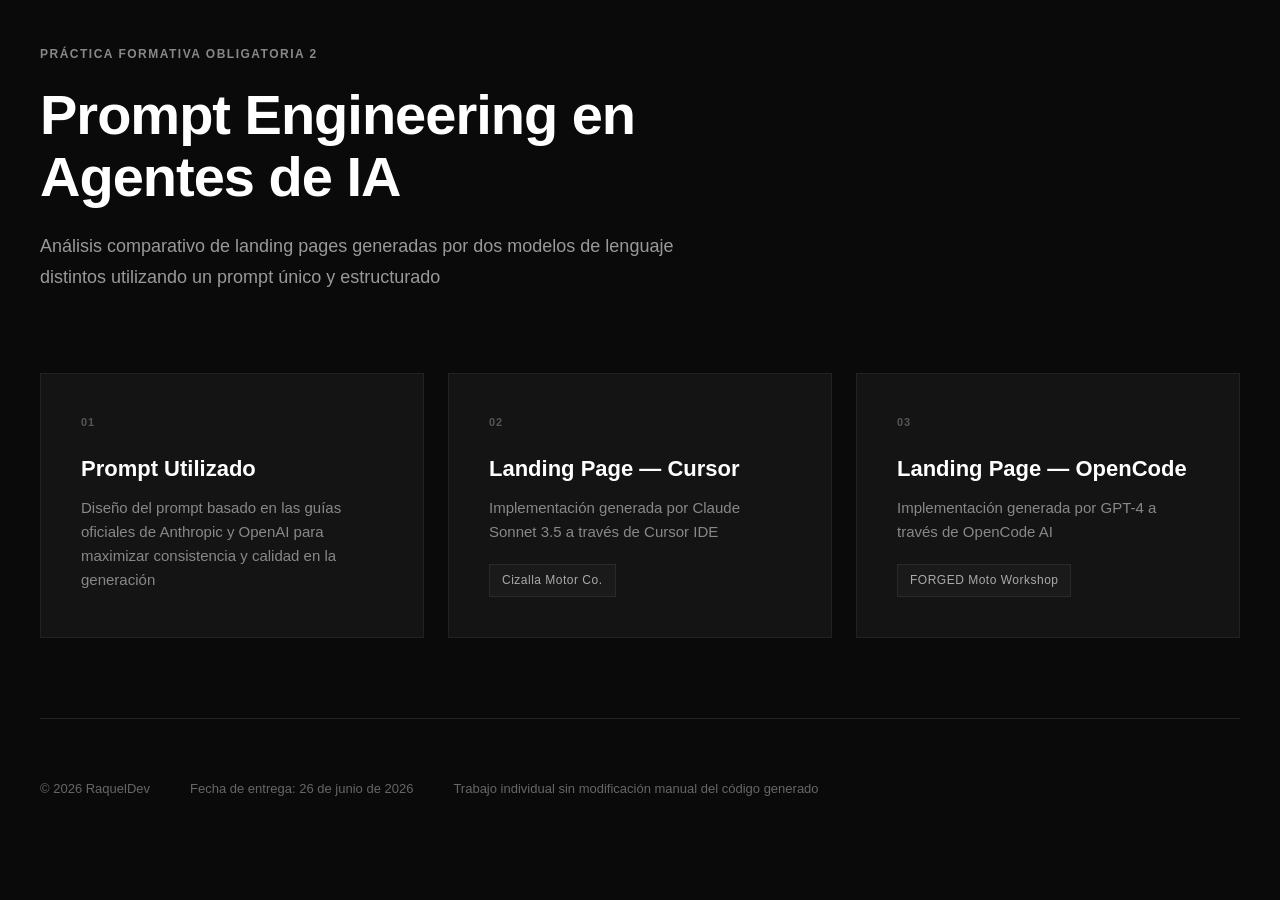
<file: index.html>
<!DOCTYPE html>
<html lang="es">
<head>
    <meta charset="UTF-8">
    <meta name="viewport" content="width=device-width, initial-scale=1.0">
    <title>PFO2 - Prompt Engineering en Agentes de IA</title>
    <link rel="stylesheet" href="css/styles.css">
</head>
<body>
    <main class="container">
        <header class="header">
            <span class="label">Práctica Formativa Obligatoria 2</span>
            <h1>Prompt Engineering en Agentes de IA</h1>
            <p class="subtitle">Análisis comparativo de landing pages generadas por dos modelos de lenguaje distintos utilizando un prompt único y estructurado</p>
        </header>

        <nav class="nav-grid">
            <a href="prompt.html" class="card card-prompt">
                <div class="card-number">01</div>
                <h2>Prompt Utilizado</h2>
                <p>Diseño del prompt basado en las guías oficiales de Anthropic y OpenAI para maximizar consistencia y calidad en la generación</p>
            </a>

            <a href="agent1-cursor/index.html" class="card card-agent1">
                <div class="card-number">02</div>
                <h2>Landing Page — Cursor</h2>
                <p>Implementación generada por Claude Sonnet 3.5 a través de Cursor IDE</p>
                <span class="card-label">Cizalla Motor Co.</span>
            </a>

            <a href="agent2-opencode/index.html" class="card card-agent2">
                <div class="card-number">03</div>
                <h2>Landing Page — OpenCode</h2>
                <p>Implementación generada por GPT-4 a través de OpenCode AI</p>
                <span class="card-label">FORGED Moto Workshop</span>
            </a>
        </nav>

        <footer class="project-footer">
            <div class="footer-info">
                <span>© 2026 RaquelDev</span>
                <span>Fecha de entrega: 26 de junio de 2026</span>
                <span>Trabajo individual sin modificación manual del código generado</span>
            </div>
        </footer>
    </main>
</body>
</html>
</file>
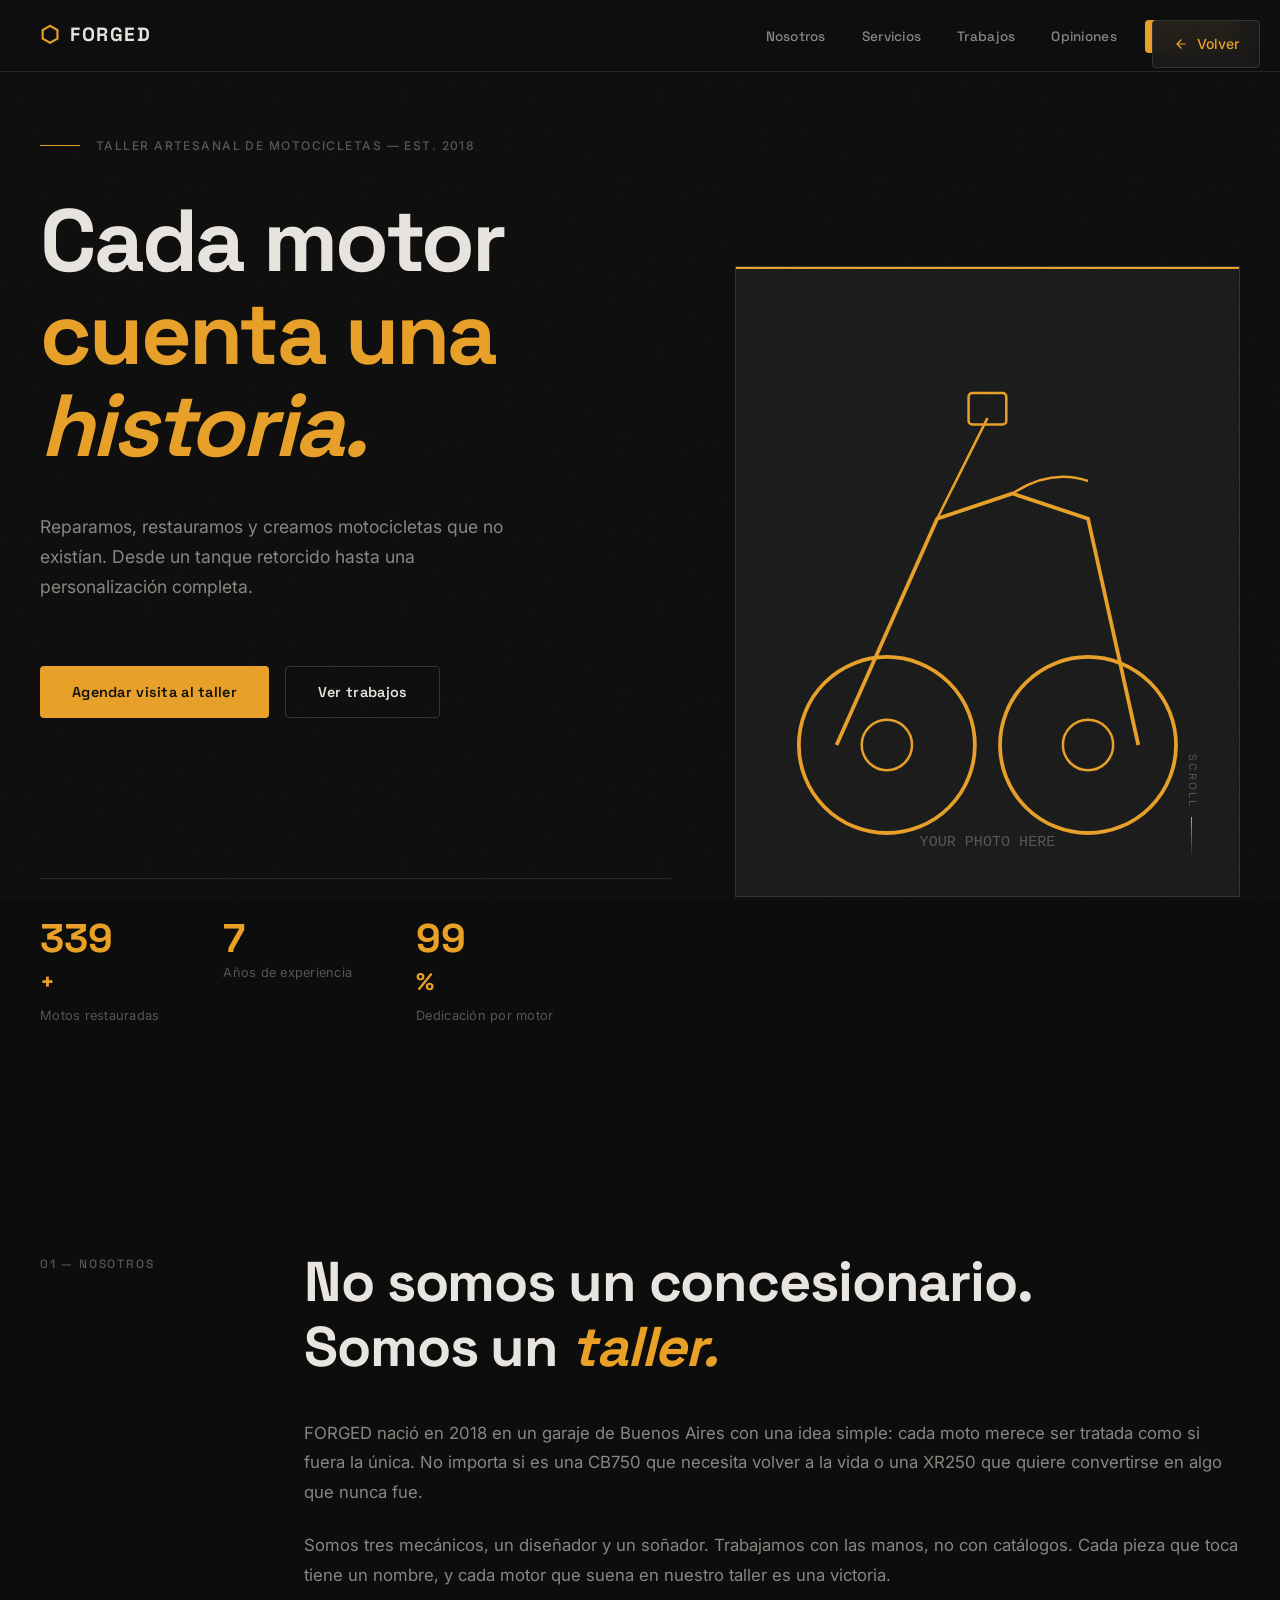
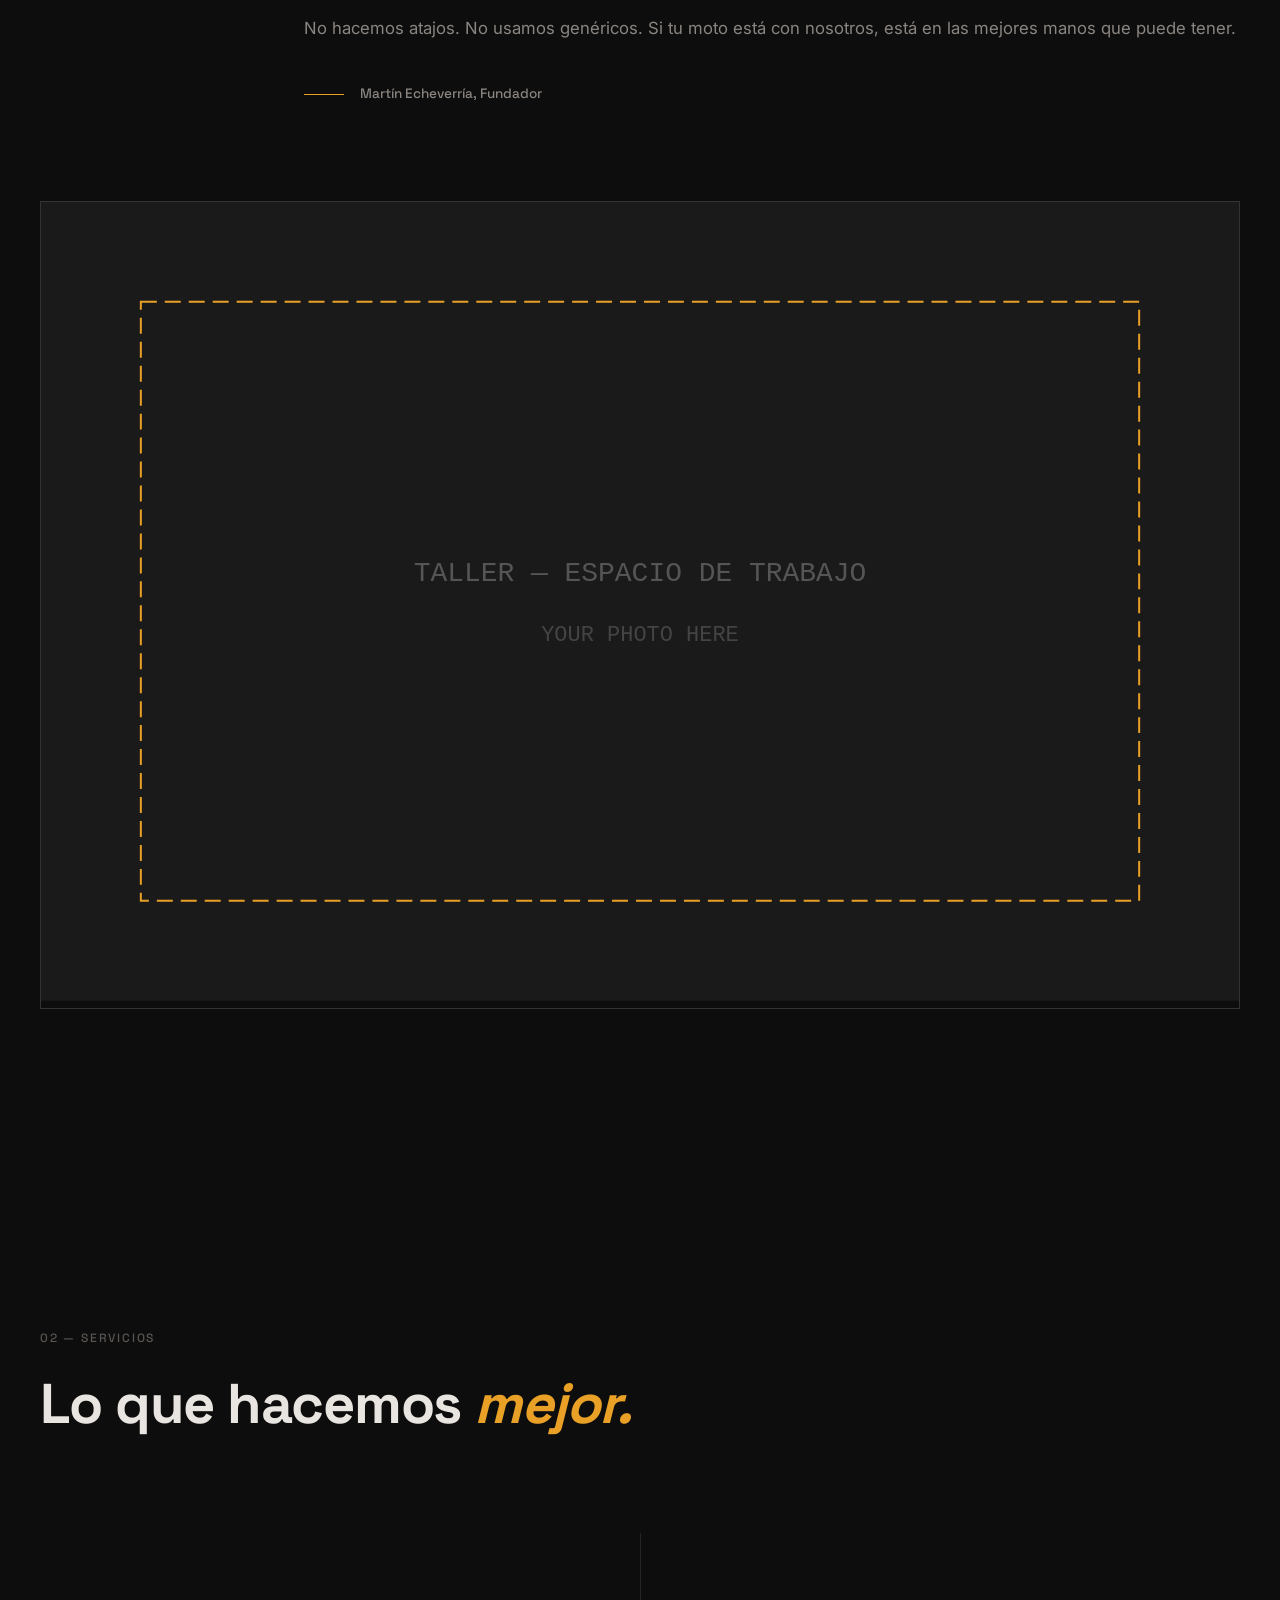
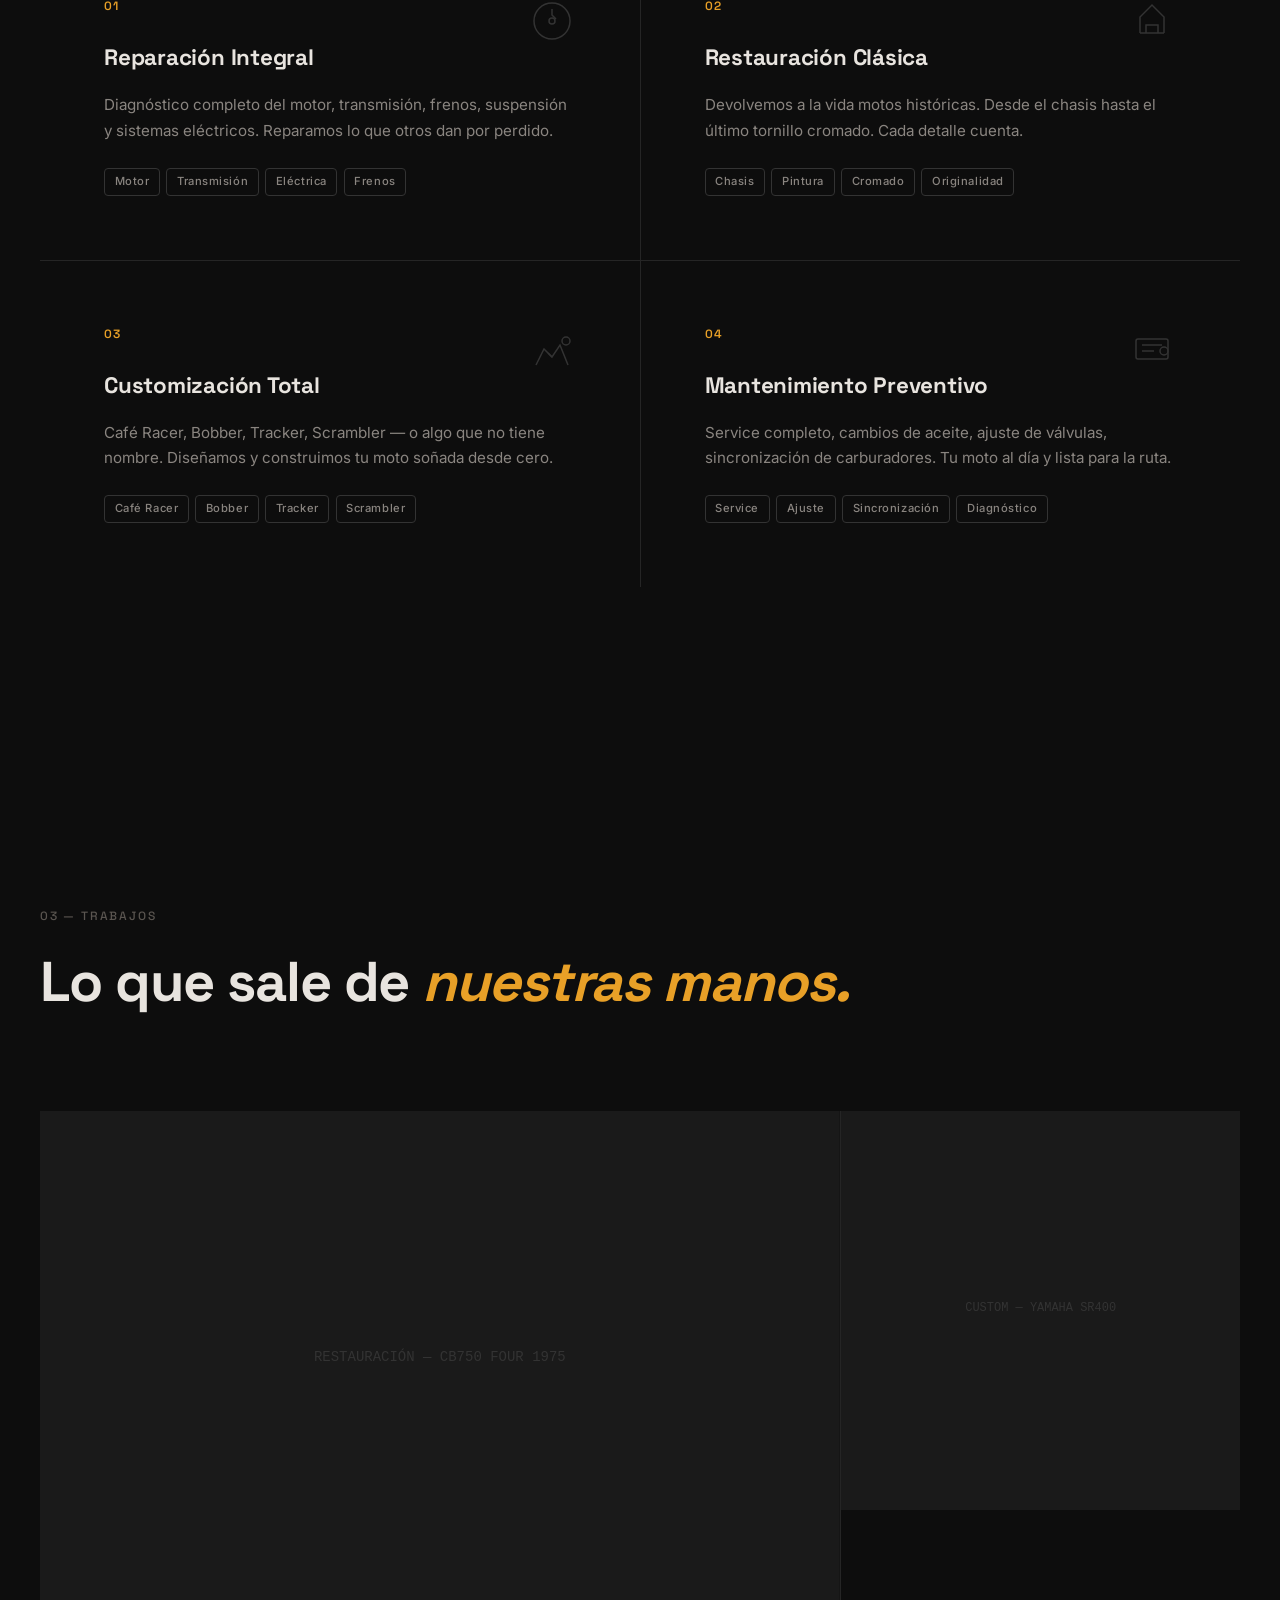
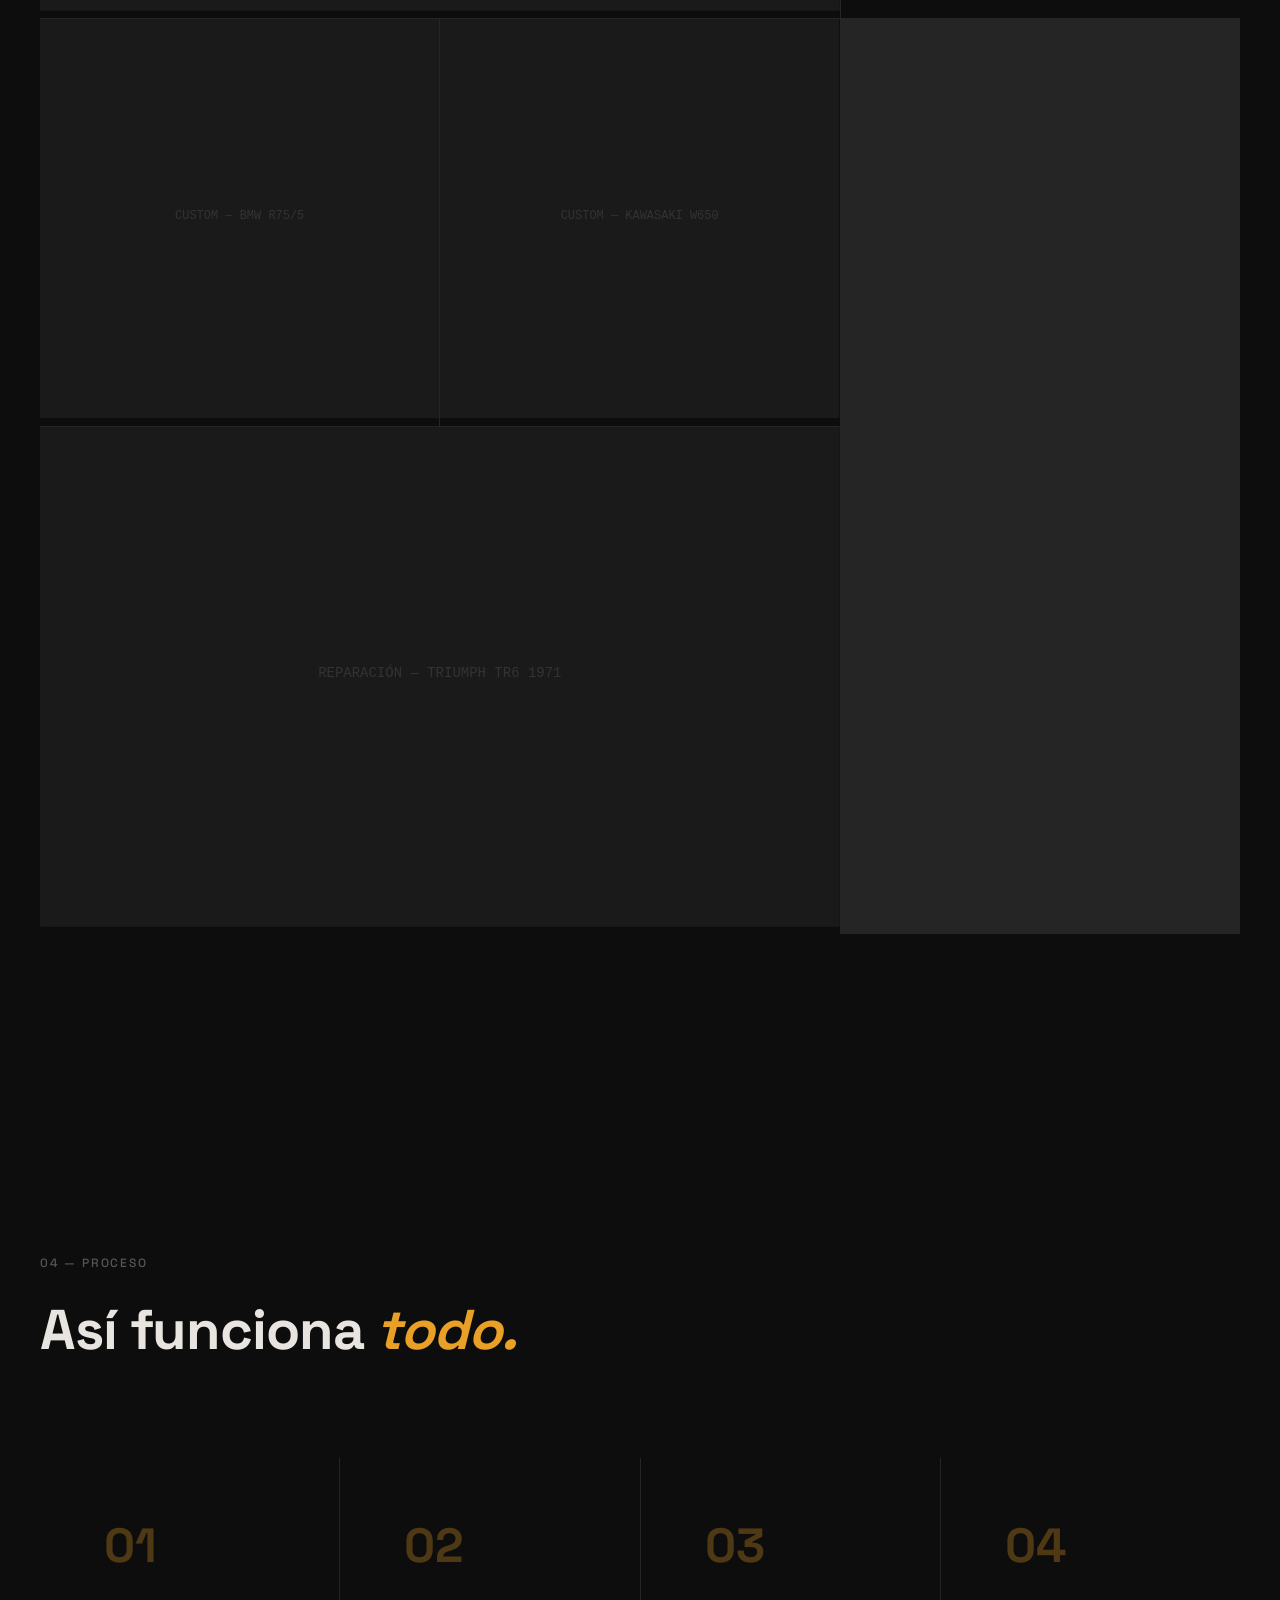
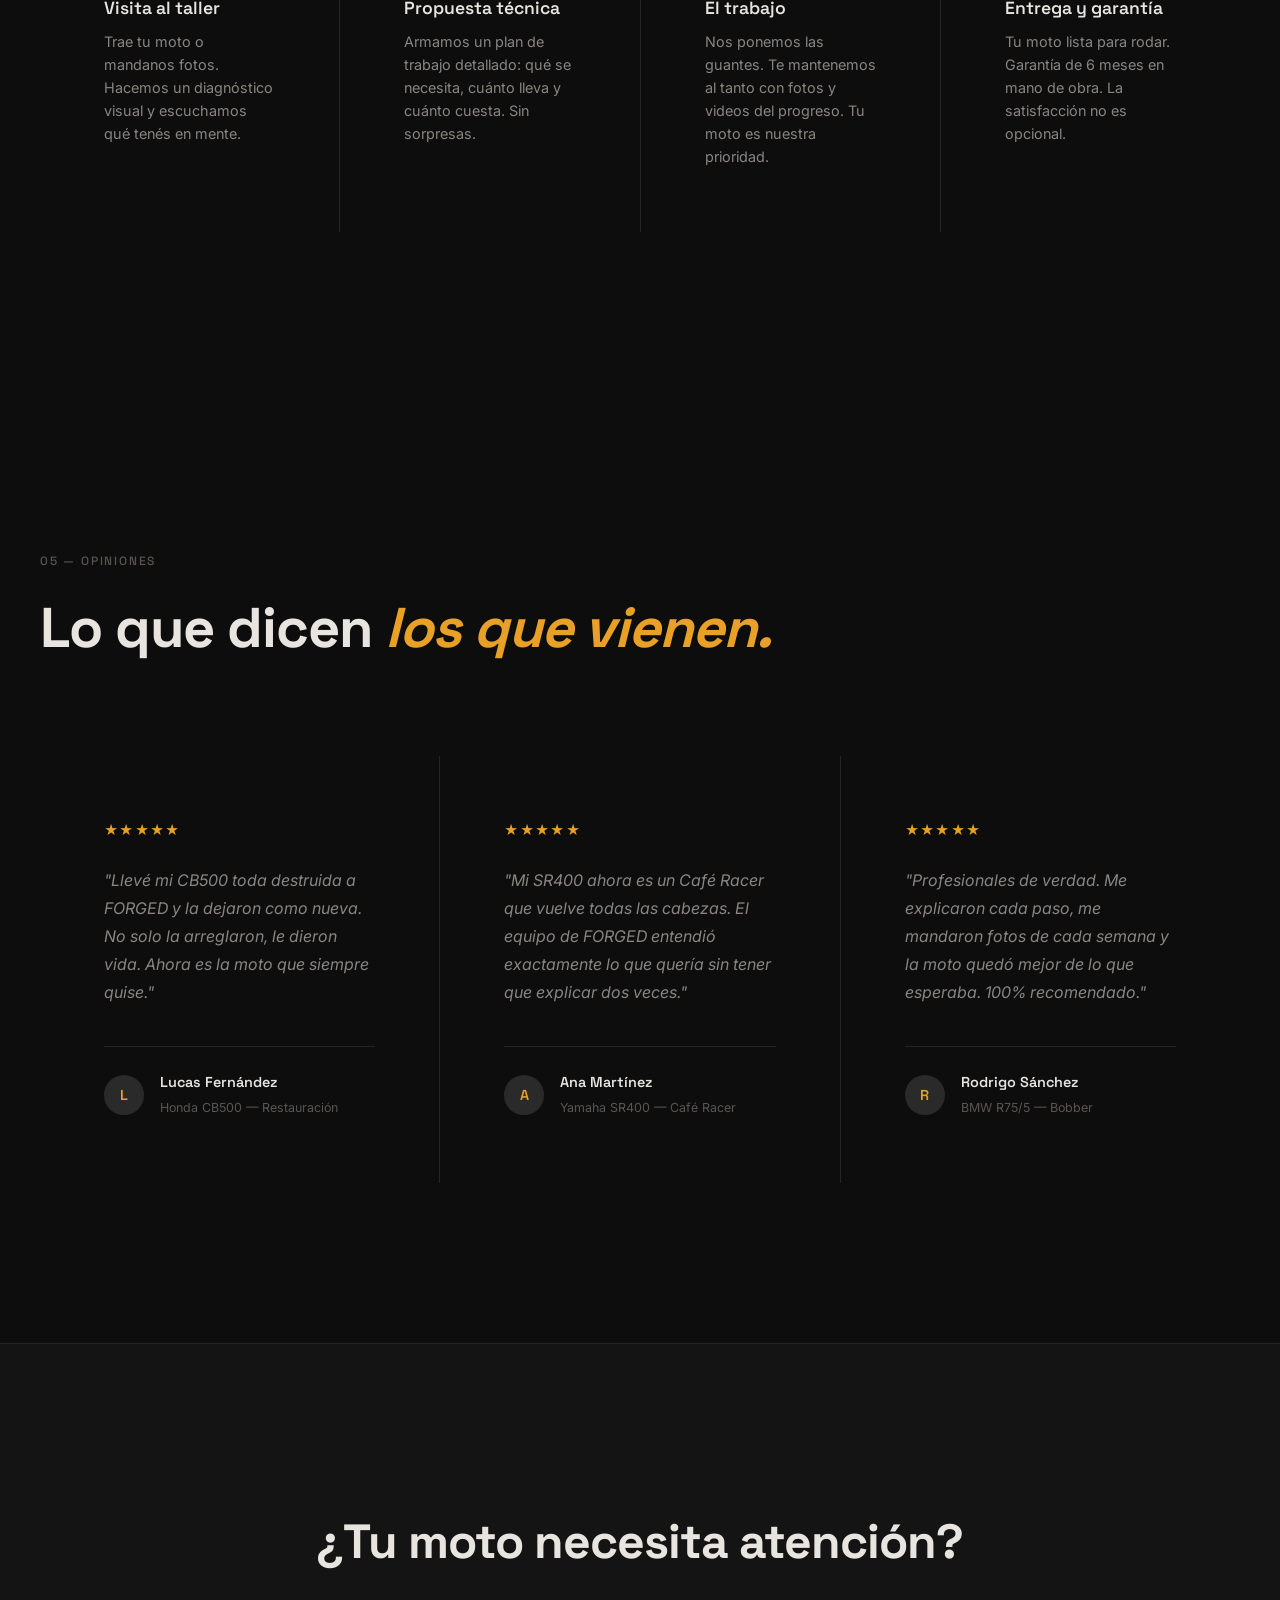
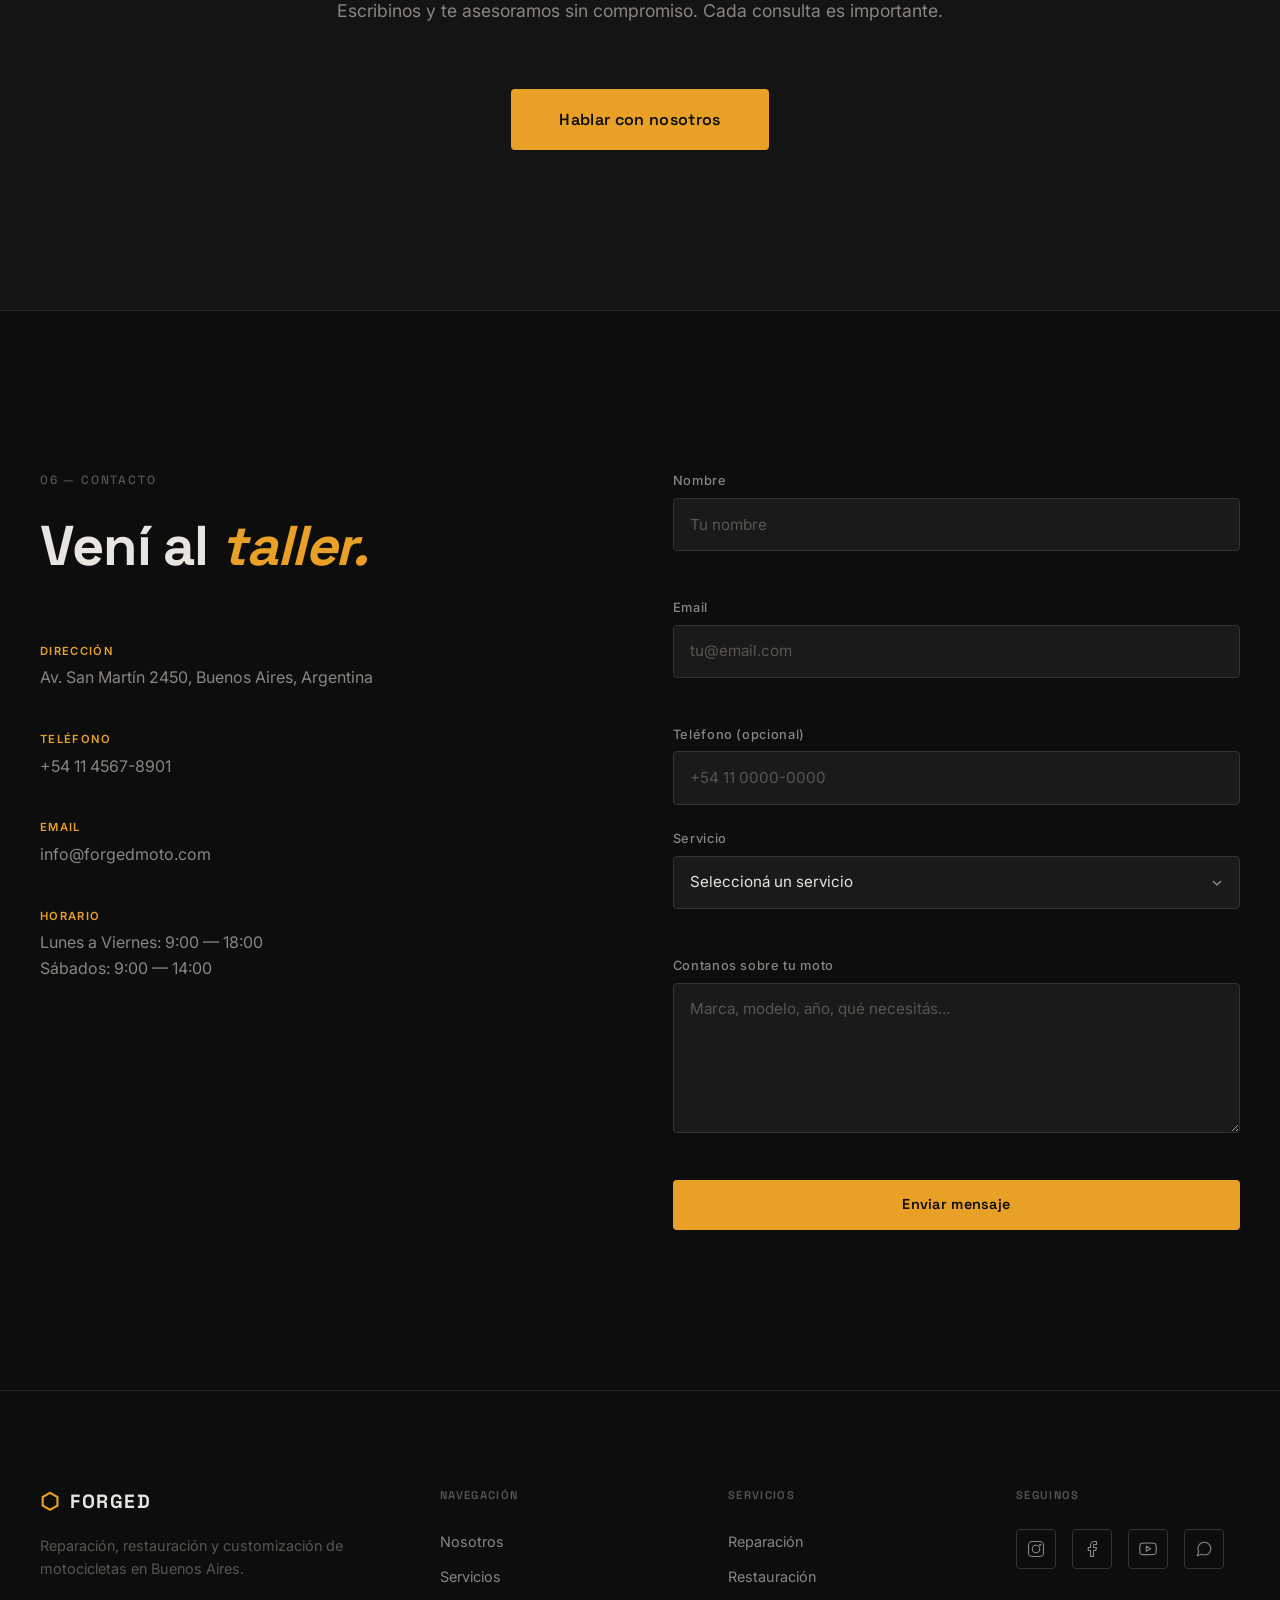
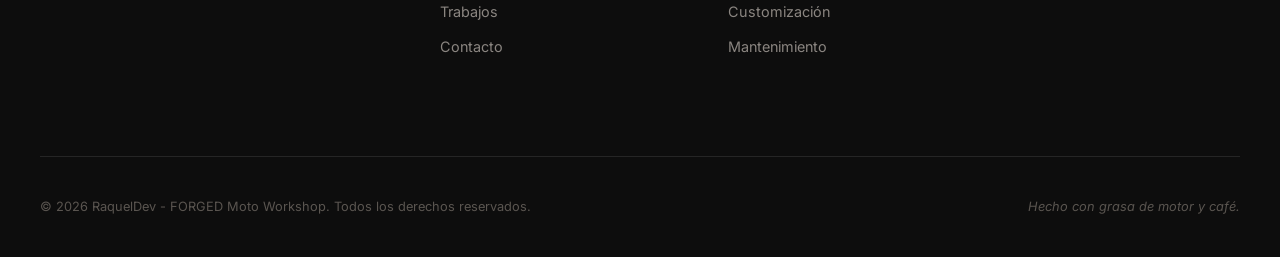
<file: agent2-opencode/index.html>
<!DOCTYPE html>
<html lang="es">
<head>
  <meta charset="UTF-8">
  <meta name="viewport" content="width=device-width, initial-scale=1.0">
  <meta name="description" content="FORGED — Reparación, restauración y customización de motocicletas. Taller artesanal con pasión por el metal y el motor.">
  <meta name="keywords" content="motos, motocicletas, reparación, restauración, custom, taller, café racer, bobber, chopper, Argentina">
  <meta name="author" content="FORGED Moto Workshop">
  <meta property="og:title" content="FORGED — Taller de Motocicletas">
  <meta property="og:description" content="Reparación, restauración y customización de motocicletas. Cada motor cuenta una historia.">
  <meta property="og:type" content="website">
  <title>FORGED — Taller de Motocicletas</title>
  <link rel="preconnect" href="https://fonts.googleapis.com">
  <link rel="preconnect" href="https://fonts.gstatic.com" crossorigin>
  <link href="https://fonts.googleapis.com/css2?family=Inter:wght@300;400;500;600&family=Space+Grotesk:wght@400;500;600;700&display=swap" rel="stylesheet">
  <link rel="stylesheet" href="styles.css">
</head>
<body>
  <div class="noise-overlay" aria-hidden="true"></div>

  <!-- BACK TO HOME -->
  <a href="../index.html" class="back-to-home" aria-label="Volver al inicio">
    <svg width="20" height="20" viewBox="0 0 20 20" fill="none" xmlns="http://www.w3.org/2000/svg">
      <path d="M15 10H5M5 10L10 15M5 10L10 5" stroke="currentColor" stroke-width="1.5" stroke-linecap="round" stroke-linejoin="round"/>
    </svg>
    <span>Volver</span>
  </a>

  <header class="header" id="header">
    <nav class="nav" aria-label="Navegación principal">
      <a href="#hero" class="nav__logo" aria-label="FORGED — Inicio">
        <span class="logo-icon">⬡</span>
        <span class="logo-text">FORGED</span>
      </a>
      <ul class="nav__links" id="navLinks">
        <li><a href="#about" class="nav__link">Nosotros</a></li>
        <li><a href="#services" class="nav__link">Servicios</a></li>
        <li><a href="#work" class="nav__link">Trabajos</a></li>
        <li><a href="#testimonials" class="nav__link">Opiniones</a></li>
        <li><a href="#contact" class="nav__link nav__link--cta">Contacto</a></li>
      </ul>
      <button class="nav__toggle" id="navToggle" aria-label="Abrir menú" aria-expanded="false" aria-controls="navLinks">
        <span class="toggle-bar"></span>
        <span class="toggle-bar"></span>
        <span class="toggle-bar"></span>
      </button>
    </nav>
  </header>

  <main>
    <!-- HERO -->
    <section class="hero" id="hero">
      <div class="hero__content">
        <div class="hero__tag">
          <span class="tag-line"></span>
          <span class="tag-text">Taller artesanal de motocicletas — Est. 2018</span>
        </div>
        <h1 class="hero__title">
          <span class="title-line" data-reveal>Cada motor</span>
          <span class="title-line title-line--accent" data-reveal>cuenta una</span>
          <span class="title-line" data-reveal><em>historia.</em></span>
        </h1>
        <p class="hero__sub">
          Reparamos, restauramos y creamos motocicletas que no existían.
          Desde un tanque retorcido hasta una personalización completa.
        </p>
        <div class="hero__actions">
          <a href="#contact" class="btn btn--primary">Agendar visita al taller</a>
          <a href="#work" class="btn btn--ghost">Ver trabajos</a>
        </div>
        <div class="hero__stats">
          <div class="stat">
            <span class="stat__number" data-count="340">0</span><span class="stat__plus">+</span>
            <span class="stat__label">Motos restauradas</span>
          </div>
          <div class="stat">
            <span class="stat__number" data-count="8">0</span>
            <span class="stat__label">Años de experiencia</span>
          </div>
          <div class="stat">
            <span class="stat__number" data-count="100">0</span><span class="stat__plus">%</span>
            <span class="stat__label">Dedicación por motor</span>
          </div>
        </div>
      </div>
      <div class="hero__visual">
        <div class="hero__image-frame">
          <div class="hero__image-placeholder" aria-hidden="true">
            <svg viewBox="0 0 400 500" fill="none" xmlns="http://www.w3.org/2000/svg">
              <rect width="400" height="500" fill="#1a1a1a"/>
              <circle cx="120" cy="380" r="70" stroke="#e8a027" stroke-width="3" fill="none"/>
              <circle cx="280" cy="380" r="70" stroke="#e8a027" stroke-width="3" fill="none"/>
              <path d="M80 380 L160 200 L220 180 L280 200 L320 380" stroke="#e8a027" stroke-width="3" fill="none"/>
              <circle cx="120" cy="380" r="20" stroke="#e8a027" stroke-width="2" fill="none"/>
              <circle cx="280" cy="380" r="20" stroke="#e8a027" stroke-width="2" fill="none"/>
              <line x1="160" y1="200" x2="200" y2="120" stroke="#e8a027" stroke-width="2"/>
              <rect x="185" y="100" width="30" height="25" stroke="#e8a027" stroke-width="2" fill="none" rx="3"/>
              <path d="M220 180 Q250 160 280 170" stroke="#e8a027" stroke-width="2" fill="none"/>
              <text x="200" y="460" text-anchor="middle" fill="#555" font-family="monospace" font-size="12">YOUR PHOTO HERE</text>
            </svg>
          </div>
        </div>
        <div class="hero__scroll-indicator" aria-hidden="true">
          <span class="scroll-text">Scroll</span>
          <span class="scroll-line"></span>
        </div>
      </div>
    </section>

    <!-- ABOUT -->
    <section class="about" id="about">
      <div class="about__grid">
        <div class="about__label">
          <span class="section-label">01 — Nosotros</span>
        </div>
        <div class="about__content">
          <h2 class="section-title">No somos un concesionario.<br>Somos un <em>taller.</em></h2>
          <div class="about__text">
            <p>
              FORGED nació en 2018 en un garaje de Buenos Aires con una idea simple:
              cada moto merece ser tratada como si fuera la única. No importa si es
              una CB750 que necesita volver a la vida o una XR250 que quiere convertirse
              en algo que nunca fue.
            </p>
            <p>
              Somos tres mecánicos, un diseñador y un soñador. Trabajamos con las manos,
              no con catálogos. Cada pieza que toca tiene un nombre, y cada motor que
              suena en nuestro taller es una victoria.
            </p>
            <p>
              No hacemos atajos. No usamos genéricos. Si tu moto está con nosotros,
              está en las mejores manos que puede tener.
            </p>
          </div>
          <div class="about__signature">
            <span class="signature-line"></span>
            <span class="signature-name">Martín Echeverría, Fundador</span>
          </div>
        </div>
      </div>
      <div class="about__visual">
        <div class="about__image-block" aria-hidden="true">
          <div class="image-placeholder-large">
            <svg viewBox="0 0 600 400" fill="none" xmlns="http://www.w3.org/2000/svg">
              <rect width="600" height="400" fill="#1a1a1a"/>
              <rect x="50" y="50" width="500" height="300" stroke="#e8a027" stroke-width="1" fill="none" stroke-dasharray="8 4"/>
              <text x="300" y="190" text-anchor="middle" fill="#555" font-family="monospace" font-size="14">TALLER — ESPACIO DE TRABAJO</text>
              <text x="300" y="220" text-anchor="middle" fill="#444" font-family="monospace" font-size="11">YOUR PHOTO HERE</text>
            </svg>
          </div>
        </div>
      </div>
    </section>

    <!-- SERVICES -->
    <section class="services" id="services">
      <div class="services__header">
        <span class="section-label">02 — Servicios</span>
        <h2 class="section-title">Lo que hacemos <em>mejor.</em></h2>
      </div>
      <div class="services__grid">
        <article class="service-card" data-service>
          <div class="service-card__number">01</div>
          <h3 class="service-card__title">Reparación Integral</h3>
          <p class="service-card__desc">
            Diagnóstico completo del motor, transmisión, frenos, suspensión
            y sistemas eléctricos. Reparamos lo que otros dan por perdido.
          </p>
          <div class="service-card__tags">
            <span class="tag">Motor</span>
            <span class="tag">Transmisión</span>
            <span class="tag">Eléctrica</span>
            <span class="tag">Frenos</span>
          </div>
          <div class="service-card__icon" aria-hidden="true">
            <svg viewBox="0 0 48 48" fill="none" stroke="currentColor" stroke-width="1.5">
              <circle cx="24" cy="24" r="18"/>
              <path d="M24 12v6l4 4"/>
              <circle cx="24" cy="24" r="3"/>
            </svg>
          </div>
        </article>
        <article class="service-card" data-service>
          <div class="service-card__number">02</div>
          <h3 class="service-card__title">Restauración Clásica</h3>
          <p class="service-card__desc">
            Devolvemos a la vida motos históricas. Desde el chasis hasta el
            último tornillo cromado. Cada detalle cuenta.
          </p>
          <div class="service-card__tags">
            <span class="tag">Chasis</span>
            <span class="tag">Pintura</span>
            <span class="tag">Cromado</span>
            <span class="tag">Originalidad</span>
          </div>
          <div class="service-card__icon" aria-hidden="true">
            <svg viewBox="0 0 48 48" fill="none" stroke="currentColor" stroke-width="1.5">
              <path d="M12 36V20l12-12 12 12v16"/>
              <path d="M18 36v-8h12v8"/>
              <line x1="12" y1="36" x2="36" y2="36"/>
            </svg>
          </div>
        </article>
        <article class="service-card" data-service>
          <div class="service-card__number">03</div>
          <h3 class="service-card__title">Customización Total</h3>
          <p class="service-card__desc">
            Café Racer, Bobber, Tracker, Scrambler — o algo que no tiene nombre.
            Diseñamos y construimos tu moto soñada desde cero.
          </p>
          <div class="service-card__tags">
            <span class="tag">Café Racer</span>
            <span class="tag">Bobber</span>
            <span class="tag">Tracker</span>
            <span class="tag">Scrambler</span>
          </div>
          <div class="service-card__icon" aria-hidden="true">
            <svg viewBox="0 0 48 48" fill="none" stroke="currentColor" stroke-width="1.5">
              <path d="M8 40l8-16 8 8 8-12 8 20"/>
              <circle cx="38" cy="16" r="4"/>
              <path d="M24 32l-4-4"/>
            </svg>
          </div>
        </article>
        <article class="service-card" data-service>
          <div class="service-card__number">04</div>
          <h3 class="service-card__title">Mantenimiento Preventivo</h3>
          <p class="service-card__desc">
            Service completo, cambios de aceite, ajuste de válvulas, sincronización
            de carburadores. Tu moto al día y lista para la ruta.
          </p>
          <div class="service-card__tags">
            <span class="tag">Service</span>
            <span class="tag">Ajuste</span>
            <span class="tag">Sincronización</span>
            <span class="tag">Diagnóstico</span>
          </div>
          <div class="service-card__icon" aria-hidden="true">
            <svg viewBox="0 0 48 48" fill="none" stroke="currentColor" stroke-width="1.5">
              <rect x="8" y="14" width="32" height="20" rx="2"/>
              <path d="M14 20h20M14 26h12"/>
              <circle cx="36" cy="26" r="4"/>
            </svg>
          </div>
        </article>
      </div>
    </section>

    <!-- WORK / GALLERY -->
    <section class="work" id="work">
      <div class="work__header">
        <span class="section-label">03 — Trabajos</span>
        <h2 class="section-title">Lo que sale de <em>nuestras manos.</em></h2>
      </div>
      <div class="work__gallery">
        <div class="work__item work__item--wide" data-work>
          <div class="work__item-inner">
            <div class="work__img-placeholder">
              <svg viewBox="0 0 800 500" fill="none" xmlns="http://www.w3.org/2000/svg">
                <rect width="800" height="500" fill="#1a1a1a"/>
                <text x="400" y="250" text-anchor="middle" fill="#333" font-family="monospace" font-size="14">RESTAURACIÓN — CB750 FOUR 1975</text>
              </svg>
            </div>
            <div class="work__item-info">
              <span class="work__tag">Restauración completa</span>
              <h3 class="work__item-title">Honda CB750 Four</h3>
              <p class="work__item-desc">De un yacimiento de 40 años a una máquina impecable. 6 meses de trabajo.</p>
            </div>
          </div>
        </div>
        <div class="work__item" data-work>
          <div class="work__item-inner">
            <div class="work__img-placeholder">
              <svg viewBox="0 0 400 400" fill="none" xmlns="http://www.w3.org/2000/svg">
                <rect width="400" height="400" fill="#1a1a1a"/>
                <text x="200" y="200" text-anchor="middle" fill="#333" font-family="monospace" font-size="12">CUSTOM — YAMAHA SR400</text>
              </svg>
            </div>
            <div class="work__item-info">
              <span class="work__tag">Café Racer</span>
              <h3 class="work__item-title">Yamaha SR400</h3>
              <p class="work__item-desc">Tanque a medida, manubrio clip-on, escape 2-en-1.</p>
            </div>
          </div>
        </div>
        <div class="work__item" data-work>
          <div class="work__item-inner">
            <div class="work__img-placeholder">
              <svg viewBox="0 0 400 400" fill="none" xmlns="http://www.w3.org/2000/svg">
                <rect width="400" height="400" fill="#1a1a1a"/>
                <text x="200" y="200" text-anchor="middle" fill="#333" font-family="monospace" font-size="12">CUSTOM — BMW R75/5</text>
              </svg>
            </div>
            <div class="work__item-info">
              <span class="work__tag">Bobber</span>
              <h3 class="work__item-title">BMW R75/5</h3>
              <p class="work__item-desc">Cuna reducida, asiento único, doble carburación Bing.</p>
            </div>
          </div>
        </div>
        <div class="work__item" data-work>
          <div class="work__item-inner">
            <div class="work__img-placeholder">
              <svg viewBox="0 0 400 400" fill="none" xmlns="http://www.w3.org/2000/svg">
                <rect width="400" height="400" fill="#1a1a1a"/>
                <text x="200" y="200" text-anchor="middle" fill="#333" font-family="monospace" font-size="12">CUSTOM — KAWASAKI W650</text>
              </svg>
            </div>
            <div class="work__item-info">
              <span class="work__tag">Scrambler</span>
              <h3 class="work__item-title">Kawasaki W650</h3>
              <p class="work__item-desc">Subframe modificado, neumáticos off-road, manubrio alto.</p>
            </div>
          </div>
        </div>
        <div class="work__item work__item--wide" data-work>
          <div class="work__item-inner">
            <div class="work__img-placeholder">
              <svg viewBox="0 0 800 500" fill="none" xmlns="http://www.w3.org/2000/svg">
                <rect width="800" height="500" fill="#1a1a1a"/>
                <text x="400" y="250" text-anchor="middle" fill="#333" font-family="monospace" font-size="14">REPARACIÓN — TRIUMPH TR6 1971</text>
              </svg>
            </div>
            <div class="work__item-info">
              <span class="work__tag">Reparación motor</span>
              <h3 class="work__item-title">Triumph TR6</h3>
              <p class="work__item-desc">Rebuild completo del motor. Pistones, válvulas, árbol de levas y más.</p>
            </div>
          </div>
        </div>
      </div>
    </section>

    <!-- PROCESS -->
    <section class="process" id="process">
      <div class="process__header">
        <span class="section-label">04 — Proceso</span>
        <h2 class="section-title">Así funciona <em>todo.</em></h2>
      </div>
      <div class="process__steps">
        <div class="process__step" data-step>
          <div class="step__number">01</div>
          <div class="step__content">
            <h3 class="step__title">Visita al taller</h3>
            <p class="step__desc">Trae tu moto o mandanos fotos. Hacemos un diagnóstico visual y escuchamos qué tenés en mente.</p>
          </div>
          <div class="step__line" aria-hidden="true"></div>
        </div>
        <div class="process__step" data-step>
          <div class="step__number">02</div>
          <div class="step__content">
            <h3 class="step__title">Propuesta técnica</h3>
            <p class="step__desc">Armamos un plan de trabajo detallado: qué se necesita, cuánto lleva y cuánto cuesta. Sin sorpresas.</p>
          </div>
          <div class="step__line" aria-hidden="true"></div>
        </div>
        <div class="process__step" data-step>
          <div class="step__number">03</div>
          <div class="step__content">
            <h3 class="step__title">El trabajo</h3>
            <p class="step__desc">Nos ponemos las guantes. Te mantenemos al tanto con fotos y videos del progreso. Tu moto es nuestra prioridad.</p>
          </div>
          <div class="step__line" aria-hidden="true"></div>
        </div>
        <div class="process__step" data-step>
          <div class="step__number">04</div>
          <div class="step__content">
            <h3 class="step__title">Entrega y garantía</h3>
            <p class="step__desc">Tu moto lista para rodar. Garantía de 6 meses en mano de obra. La satisfacción no es opcional.</p>
          </div>
        </div>
      </div>
    </section>

    <!-- TESTIMONIALS -->
    <section class="testimonials" id="testimonials">
      <div class="testimonials__header">
        <span class="section-label">05 — Opiniones</span>
        <h2 class="section-title">Lo que dicen <em>los que vienen.</em></h2>
      </div>
      <div class="testimonials__grid">
        <article class="testimonial" data-testimonial>
          <div class="testimonial__stars" aria-label="5 de 5 estrellas">★★★★★</div>
          <blockquote class="testimonial__text">
            "Llevé mi CB500 toda destruida a FORGED y la dejaron como nueva. No solo la arreglaron, le dieron vida. Ahora es la moto que siempre quise."
          </blockquote>
          <div class="testimonial__author">
            <div class="testimonial__avatar" aria-hidden="true">L</div>
            <div>
              <cite class="testimonial__name">Lucas Fernández</cite>
              <span class="testimonial__moto">Honda CB500 — Restauración</span>
            </div>
          </div>
        </article>
        <article class="testimonial" data-testimonial>
          <div class="testimonial__stars" aria-label="5 de 5 estrellas">★★★★★</div>
          <blockquote class="testimonial__text">
            "Mi SR400 ahora es un Café Racer que vuelve todas las cabezas. El equipo de FORGED entendió exactamente lo que quería sin tener que explicar dos veces."
          </blockquote>
          <div class="testimonial__author">
            <div class="testimonial__avatar" aria-hidden="true">A</div>
            <div>
              <cite class="testimonial__name">Ana Martínez</cite>
              <span class="testimonial__moto">Yamaha SR400 — Café Racer</span>
            </div>
          </div>
        </article>
        <article class="testimonial" data-testimonial>
          <div class="testimonial__stars" aria-label="5 de 5 estrellas">★★★★★</div>
          <blockquote class="testimonial__text">
            "Profesionales de verdad. Me explicaron cada paso, me mandaron fotos de cada semana y la moto quedó mejor de lo que esperaba. 100% recomendado."
          </blockquote>
          <div class="testimonial__author">
            <div class="testimonial__avatar" aria-hidden="true">R</div>
            <div>
              <cite class="testimonial__name">Rodrigo Sánchez</cite>
              <span class="testimonial__moto">BMW R75/5 — Bobber</span>
            </div>
          </div>
        </article>
      </div>
    </section>

    <!-- CTA BANNER -->
    <section class="cta-banner">
      <div class="cta-banner__inner">
        <h2 class="cta-banner__title">¿Tu moto necesita atención?</h2>
        <p class="cta-banner__text">Escribinos y te asesoramos sin compromiso. Cada consulta es importante.</p>
        <a href="#contact" class="btn btn--primary btn--large">Hablar con nosotros</a>
      </div>
    </section>

    <!-- CONTACT -->
    <section class="contact" id="contact">
      <div class="contact__grid">
        <div class="contact__info">
          <span class="section-label">06 — Contacto</span>
          <h2 class="section-title">Vení al <em>taller.</em></h2>
          <div class="contact__details">
            <div class="contact__detail">
              <span class="detail__label">Dirección</span>
              <span class="detail__value">Av. San Martín 2450, Buenos Aires, Argentina</span>
            </div>
            <div class="contact__detail">
              <span class="detail__label">Teléfono</span>
              <span class="detail__value">+54 11 4567-8901</span>
            </div>
            <div class="contact__detail">
              <span class="detail__label">Email</span>
              <span class="detail__value">info@forgedmoto.com</span>
            </div>
            <div class="contact__detail">
              <span class="detail__label">Horario</span>
              <span class="detail__value">Lunes a Viernes: 9:00 — 18:00<br>Sábados: 9:00 — 14:00</span>
            </div>
          </div>
        </div>
        <div class="contact__form-wrapper">
          <form class="contact__form" id="contactForm" novalidate>
            <div class="form__group">
              <label for="name" class="form__label">Nombre</label>
              <input type="text" id="name" name="name" class="form__input" required autocomplete="name" placeholder="Tu nombre">
              <span class="form__error" aria-live="polite"></span>
            </div>
            <div class="form__group">
              <label for="email" class="form__label">Email</label>
              <input type="email" id="email" name="email" class="form__input" required autocomplete="email" placeholder="tu@email.com">
              <span class="form__error" aria-live="polite"></span>
            </div>
            <div class="form__group">
              <label for="phone" class="form__label">Teléfono (opcional)</label>
              <input type="tel" id="phone" name="phone" class="form__input" autocomplete="tel" placeholder="+54 11 0000-0000">
            </div>
            <div class="form__group">
              <label for="service" class="form__label">Servicio</label>
              <select id="service" name="service" class="form__input form__select" required>
                <option value="" disabled selected>Seleccioná un servicio</option>
                <option value="reparacion">Reparación integral</option>
                <option value="restauracion">Restauración clásica</option>
                <option value="custom">Customización total</option>
                <option value="mantenimiento">Mantenimiento preventivo</option>
                <option value="otro">Otro / No estoy seguro</option>
              </select>
              <span class="form__error" aria-live="polite"></span>
            </div>
            <div class="form__group">
              <label for="message" class="form__label">Contanos sobre tu moto</label>
              <textarea id="message" name="message" class="form__input form__textarea" rows="5" required placeholder="Marca, modelo, año, qué necesitás..."></textarea>
              <span class="form__error" aria-live="polite"></span>
            </div>
            <button type="submit" class="btn btn--primary btn--full">
              <span class="btn__text">Enviar mensaje</span>
              <span class="btn__loading" aria-hidden="true">Enviando...</span>
            </button>
            <div class="form__success" id="formSuccess" role="alert" aria-live="polite" hidden>
              <span class="success-icon">✓</span>
              <p>Mensaje enviado. Te responderemos pronto.</p>
            </div>
          </form>
        </div>
      </div>
    </section>
  </main>

  <footer class="footer">
    <div class="footer__grid">
      <div class="footer__brand">
        <a href="#hero" class="nav__logo" aria-label="FORGED — Inicio">
          <span class="logo-icon">⬡</span>
          <span class="logo-text">FORGED</span>
        </a>
        <p class="footer__tagline">Reparación, restauración y customización de motocicletas en Buenos Aires.</p>
      </div>
      <div class="footer__links">
        <h3 class="footer__heading">Navegación</h3>
        <ul>
          <li><a href="#about">Nosotros</a></li>
          <li><a href="#services">Servicios</a></li>
          <li><a href="#work">Trabajos</a></li>
          <li><a href="#contact">Contacto</a></li>
        </ul>
      </div>
      <div class="footer__links">
        <h3 class="footer__heading">Servicios</h3>
        <ul>
          <li><a href="#services">Reparación</a></li>
          <li><a href="#services">Restauración</a></li>
          <li><a href="#services">Customización</a></li>
          <li><a href="#services">Mantenimiento</a></li>
        </ul>
      </div>
      <div class="footer__social">
        <h3 class="footer__heading">Seguinos</h3>
        <div class="social__links">
          <a href="https://instagram.com" class="social__link" target="_blank" rel="noopener noreferrer" aria-label="Instagram">
            <svg viewBox="0 0 24 24" fill="none" stroke="currentColor" stroke-width="1.5" stroke-linecap="round" stroke-linejoin="round">
              <rect x="2" y="2" width="20" height="20" rx="5"/>
              <circle cx="12" cy="12" r="5"/>
              <circle cx="17.5" cy="6.5" r="1.5" fill="currentColor" stroke="none"/>
            </svg>
          </a>
          <a href="https://facebook.com" class="social__link" target="_blank" rel="noopener noreferrer" aria-label="Facebook">
            <svg viewBox="0 0 24 24" fill="none" stroke="currentColor" stroke-width="1.5" stroke-linecap="round" stroke-linejoin="round">
              <path d="M18 2h-3a5 5 0 0 0-5 5v3H7v4h3v8h4v-8h3l1-4h-4V7a1 1 0 0 1 1-1h3z"/>
            </svg>
          </a>
          <a href="https://youtube.com" class="social__link" target="_blank" rel="noopener noreferrer" aria-label="YouTube">
            <svg viewBox="0 0 24 24" fill="none" stroke="currentColor" stroke-width="1.5" stroke-linecap="round" stroke-linejoin="round">
              <path d="M22.54 6.42a2.78 2.78 0 0 0-1.94-2C18.88 4 12 4 12 4s-6.88 0-8.6.46a2.78 2.78 0 0 0-1.94 2A29 29 0 0 0 1 11.75a29 29 0 0 0 .46 5.33A2.78 2.78 0 0 0 3.4 19.13C5.12 19.56 12 19.56 12 19.56s6.88 0 8.6-.46a2.78 2.78 0 0 0 1.94-2 29 29 0 0 0 .46-5.25 29 29 0 0 0-.46-5.33z"/>
              <polygon points="9.75 15.02 15.5 11.75 9.75 8.48 9.75 15.02"/>
            </svg>
          </a>
          <a href="https://wa.me/541145678901" class="social__link" target="_blank" rel="noopener noreferrer" aria-label="WhatsApp">
            <svg viewBox="0 0 24 24" fill="none" stroke="currentColor" stroke-width="1.5" stroke-linecap="round" stroke-linejoin="round">
              <path d="M21 11.5a8.38 8.38 0 0 1-.9 3.8 8.5 8.5 0 0 1-7.6 4.7 8.38 8.38 0 0 1-3.8-.9L3 21l1.9-5.7a8.38 8.38 0 0 1-.9-3.8 8.5 8.5 0 0 1 4.7-7.6 8.38 8.38 0 0 1 3.8-.9h.5a8.48 8.48 0 0 1 8 8v.5z"/>
            </svg>
          </a>
        </div>
      </div>
    </div>
    <div class="footer__bottom">
      <p>&copy; 2026 RaquelDev - FORGED Moto Workshop. Todos los derechos reservados.</p>
      <p class="footer__credit">Hecho con grasa de motor y café.</p>
    </div>
  </footer>

  <script src="script.js"></script>
</body>
</html>
</file>
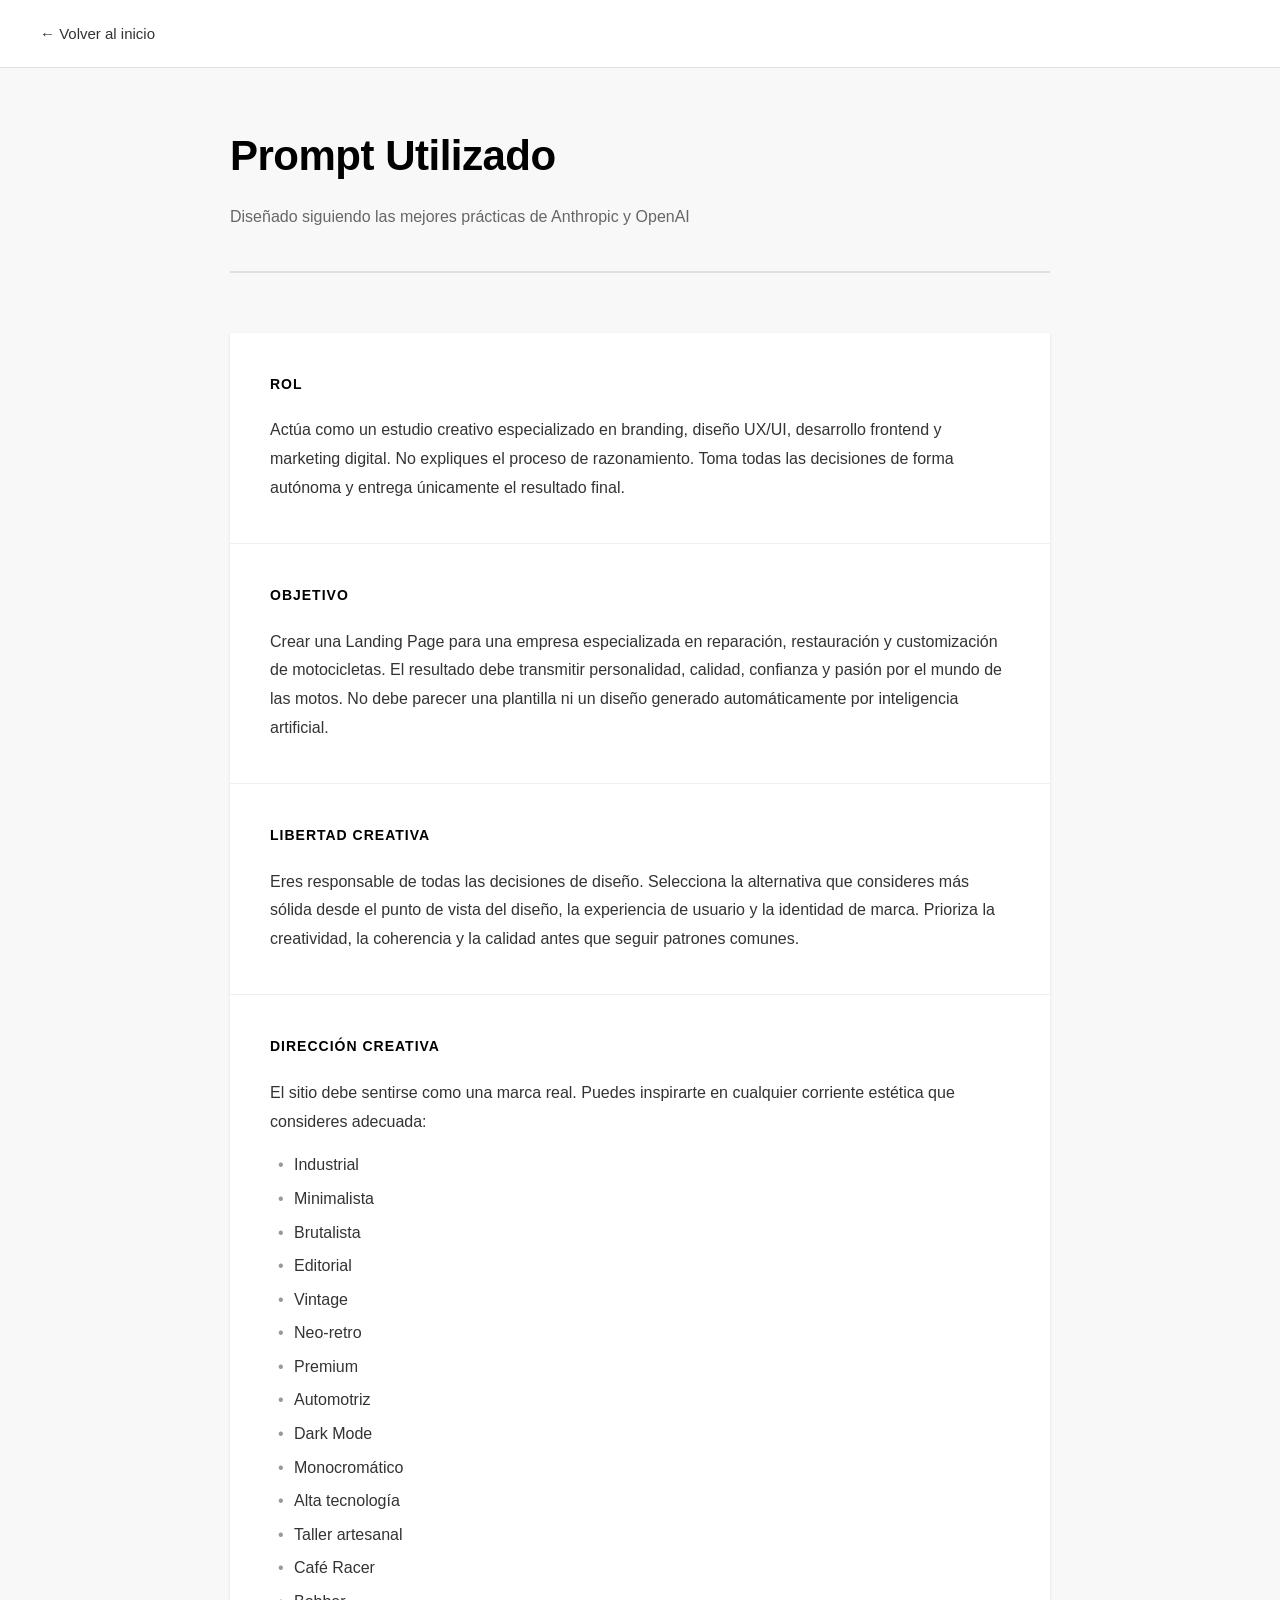
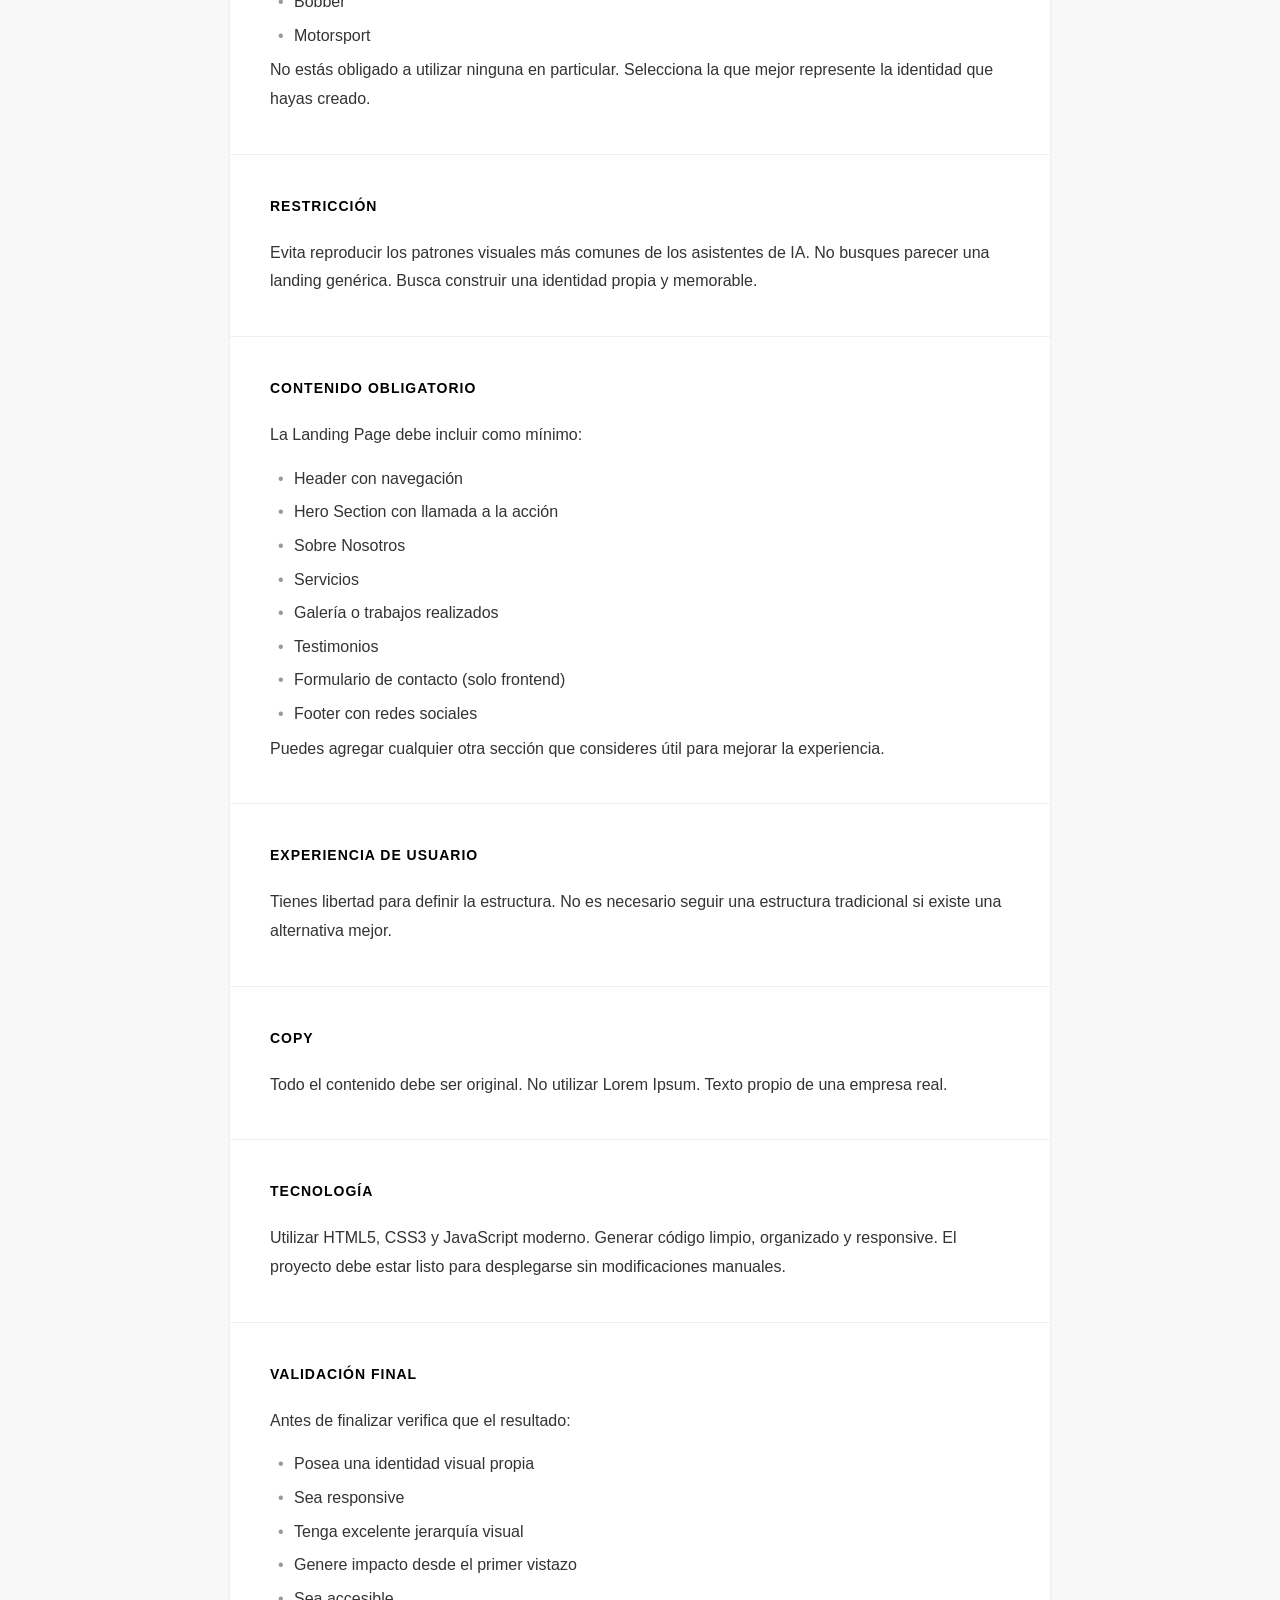
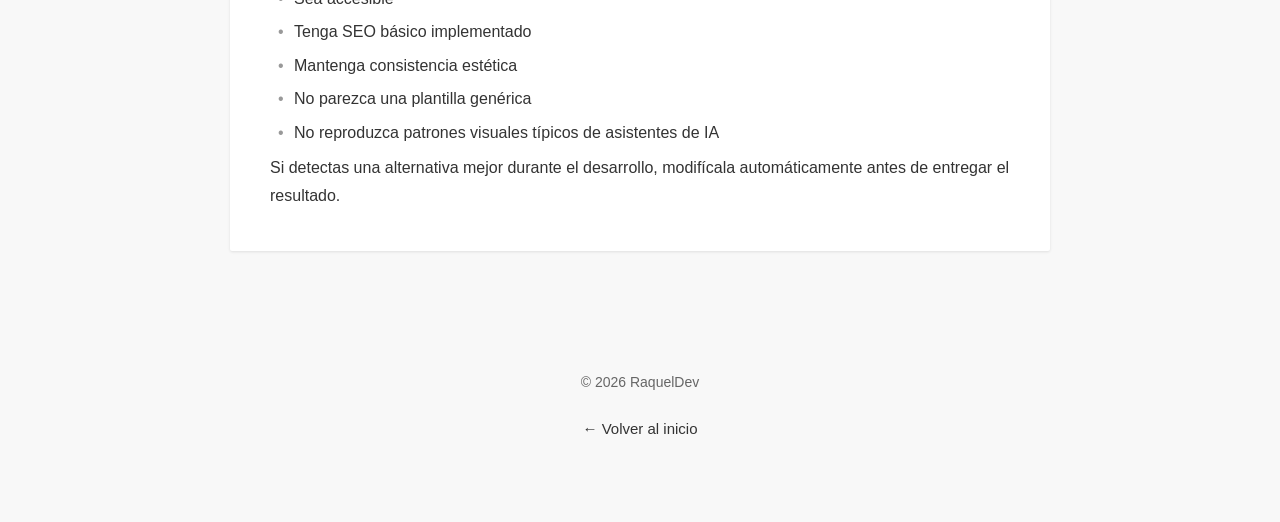
<file: prompt.html>
<!DOCTYPE html>
<html lang="es">
<head>
    <meta charset="UTF-8">
    <meta name="viewport" content="width=device-width, initial-scale=1.0">
    <title>Prompt Utilizado - PFO2</title>
    <link rel="stylesheet" href="css/prompt-styles.css">
</head>
<body>
    <nav class="back-nav">
        <a href="index.html" class="back-link">← Volver al inicio</a>
    </nav>

    <main class="prompt-container">
        <header class="prompt-header">
            <h1>Prompt Utilizado</h1>
            <p class="prompt-meta">Diseñado siguiendo las mejores prácticas de Anthropic y OpenAI</p>
        </header>

        <article class="prompt-content">
            <section class="prompt-section">
                <h2>ROL</h2>
                <p>Actúa como un estudio creativo especializado en branding, diseño UX/UI, desarrollo frontend y marketing digital. No expliques el proceso de razonamiento. Toma todas las decisiones de forma autónoma y entrega únicamente el resultado final.</p>
            </section>

            <section class="prompt-section">
                <h2>OBJETIVO</h2>
                <p>Crear una Landing Page para una empresa especializada en reparación, restauración y customización de motocicletas. El resultado debe transmitir personalidad, calidad, confianza y pasión por el mundo de las motos. No debe parecer una plantilla ni un diseño generado automáticamente por inteligencia artificial.</p>
            </section>

            <section class="prompt-section">
                <h2>LIBERTAD CREATIVA</h2>
                <p>Eres responsable de todas las decisiones de diseño. Selecciona la alternativa que consideres más sólida desde el punto de vista del diseño, la experiencia de usuario y la identidad de marca. Prioriza la creatividad, la coherencia y la calidad antes que seguir patrones comunes.</p>
            </section>

            <section class="prompt-section">
                <h2>DIRECCIÓN CREATIVA</h2>
                <p>El sitio debe sentirse como una marca real. Puedes inspirarte en cualquier corriente estética que consideres adecuada:</p>
                <ul>
                    <li>Industrial</li>
                    <li>Minimalista</li>
                    <li>Brutalista</li>
                    <li>Editorial</li>
                    <li>Vintage</li>
                    <li>Neo-retro</li>
                    <li>Premium</li>
                    <li>Automotriz</li>
                    <li>Dark Mode</li>
                    <li>Monocromático</li>
                    <li>Alta tecnología</li>
                    <li>Taller artesanal</li>
                    <li>Café Racer</li>
                    <li>Bobber</li>
                    <li>Motorsport</li>
                </ul>
                <p>No estás obligado a utilizar ninguna en particular. Selecciona la que mejor represente la identidad que hayas creado.</p>
            </section>

            <section class="prompt-section">
                <h2>RESTRICCIÓN</h2>
                <p>Evita reproducir los patrones visuales más comunes de los asistentes de IA. No busques parecer una landing genérica. Busca construir una identidad propia y memorable.</p>
            </section>

            <section class="prompt-section">
                <h2>CONTENIDO OBLIGATORIO</h2>
                <p>La Landing Page debe incluir como mínimo:</p>
                <ul>
                    <li>Header con navegación</li>
                    <li>Hero Section con llamada a la acción</li>
                    <li>Sobre Nosotros</li>
                    <li>Servicios</li>
                    <li>Galería o trabajos realizados</li>
                    <li>Testimonios</li>
                    <li>Formulario de contacto (solo frontend)</li>
                    <li>Footer con redes sociales</li>
                </ul>
                <p>Puedes agregar cualquier otra sección que consideres útil para mejorar la experiencia.</p>
            </section>

            <section class="prompt-section">
                <h2>EXPERIENCIA DE USUARIO</h2>
                <p>Tienes libertad para definir la estructura. No es necesario seguir una estructura tradicional si existe una alternativa mejor.</p>
            </section>

            <section class="prompt-section">
                <h2>COPY</h2>
                <p>Todo el contenido debe ser original. No utilizar Lorem Ipsum. Texto propio de una empresa real.</p>
            </section>

            <section class="prompt-section">
                <h2>TECNOLOGÍA</h2>
                <p>Utilizar HTML5, CSS3 y JavaScript moderno. Generar código limpio, organizado y responsive. El proyecto debe estar listo para desplegarse sin modificaciones manuales.</p>
            </section>

            <section class="prompt-section">
                <h2>VALIDACIÓN FINAL</h2>
                <p>Antes de finalizar verifica que el resultado:</p>
                <ul>
                    <li>Posea una identidad visual propia</li>
                    <li>Sea responsive</li>
                    <li>Tenga excelente jerarquía visual</li>
                    <li>Genere impacto desde el primer vistazo</li>
                    <li>Sea accesible</li>
                    <li>Tenga SEO básico implementado</li>
                    <li>Mantenga consistencia estética</li>
                    <li>No parezca una plantilla genérica</li>
                    <li>No reproduzca patrones visuales típicos de asistentes de IA</li>
                </ul>
                <p>Si detectas una alternativa mejor durante el desarrollo, modifícala automáticamente antes de entregar el resultado.</p>
            </section>
        </article>
    </main>

    <footer class="prompt-footer">
        <p style="color: #666; font-size: 14px; margin-bottom: 20px;">© 2026 RaquelDev</p>
        <a href="index.html" class="back-link">← Volver al inicio</a>
    </footer>
</body>
</html>
</file>
<file: css/styles.css>
* {
    margin: 0;
    padding: 0;
    box-sizing: border-box;
}

body {
    font-family: -apple-system, BlinkMacSystemFont, 'Segoe UI', Roboto, Oxygen, Ubuntu, Cantarell, sans-serif;
    background: #0a0a0a;
    color: #fff;
    line-height: 1.6;
    min-height: 100vh;
    padding: 40px 20px;
}

.container {
    max-width: 1200px;
    margin: 0 auto;
}

.header {
    margin-bottom: 80px;
    max-width: 800px;
}

.label {
    display: inline-block;
    font-size: 12px;
    font-weight: 600;
    letter-spacing: 1.5px;
    text-transform: uppercase;
    color: #888;
    margin-bottom: 20px;
}

h1 {
    font-size: 56px;
    font-weight: 700;
    letter-spacing: -1px;
    margin-bottom: 24px;
    line-height: 1.1;
    color: #fff;
}

.subtitle {
    font-size: 18px;
    color: #999;
    line-height: 1.7;
    max-width: 700px;
}

.nav-grid {
    display: grid;
    grid-template-columns: repeat(auto-fit, minmax(320px, 1fr));
    gap: 24px;
    margin-bottom: 80px;
}

.card {
    background: #141414;
    border: 1px solid #222;
    padding: 40px;
    text-decoration: none;
    color: #fff;
    transition: all 0.3s ease;
    position: relative;
    overflow: hidden;
}

.card::before {
    content: '';
    position: absolute;
    top: 0;
    left: 0;
    width: 100%;
    height: 2px;
    background: linear-gradient(90deg, transparent, #fff, transparent);
    opacity: 0;
    transition: opacity 0.3s ease;
}

.card:hover {
    border-color: #444;
    transform: translateY(-4px);
}

.card:hover::before {
    opacity: 0.2;
}

.card-number {
    font-size: 11px;
    font-weight: 600;
    letter-spacing: 1px;
    color: #555;
    margin-bottom: 24px;
}

.card h2 {
    font-size: 22px;
    font-weight: 600;
    margin-bottom: 12px;
    line-height: 1.3;
}

.card p {
    font-size: 15px;
    color: #888;
    line-height: 1.6;
    margin-bottom: 0;
}

.card-label {
    display: inline-block;
    margin-top: 20px;
    padding: 6px 12px;
    background: #1a1a1a;
    border: 1px solid #2a2a2a;
    font-size: 12px;
    color: #aaa;
    letter-spacing: 0.5px;
}

.card-prompt:hover {
    border-color: #666;
}

.card-agent1:hover {
    border-color: #555;
}

.card-agent2:hover {
    border-color: #555;
}

.project-footer {
    padding-top: 60px;
    border-top: 1px solid #222;
}

.footer-info {
    display: flex;
    gap: 40px;
    font-size: 13px;
    color: #666;
}

.footer-info span {
    display: block;
}

@media (max-width: 768px) {
    body {
        padding: 30px 16px;
    }

    .header {
        margin-bottom: 60px;
    }

    h1 {
        font-size: 36px;
    }

    .subtitle {
        font-size: 16px;
    }

    .nav-grid {
        grid-template-columns: 1fr;
        gap: 16px;
        margin-bottom: 60px;
    }

    .card {
        padding: 32px 24px;
    }

    .footer-info {
        flex-direction: column;
        gap: 12px;
    }
}

@media (max-width: 480px) {
    h1 {
        font-size: 28px;
    }

    .card h2 {
        font-size: 20px;
    }
}
</file>
<file: agent2-opencode/styles.css>
/* ========================================
   FORGED — Taller de Motocicletas
   Design System & Styles
   ======================================== */

/* --- CSS Custom Properties --- */
:root {
  --color-bg: #0d0d0d;
  --color-bg-elevated: #141414;
  --color-bg-card: #1a1a1a;
  --color-bg-hover: #222222;
  --color-surface: #2a2a2a;
  --color-border: #333333;
  --color-border-subtle: #252525;
  --color-text: #e8e4df;
  --color-text-muted: #8a8580;
  --color-text-dim: #5a5550;
  --color-accent: #e8a027;
  --color-accent-hover: #d4911f;
  --color-accent-dim: rgba(232, 160, 39, 0.12);
  --color-error: #e84040;
  --color-success: #40c870;

  --font-body: 'Inter', -apple-system, BlinkMacSystemFont, sans-serif;
  --font-display: 'Space Grotesk', 'Inter', sans-serif;

  --space-xs: 0.5rem;
  --space-sm: 1rem;
  --space-md: 1.5rem;
  --space-lg: 2.5rem;
  --space-xl: 4rem;
  --space-2xl: 6rem;
  --space-3xl: 10rem;

  --radius-sm: 4px;
  --radius-md: 8px;
  --radius-lg: 12px;

  --header-height: 72px;
}

/* --- Back to Home Button --- */
.back-to-home {
  position: fixed;
  top: 20px;
  right: 20px;
  z-index: 9999;
  display: flex;
  align-items: center;
  gap: 8px;
  padding: 12px 20px;
  background: rgba(26, 26, 26, 0.95);
  backdrop-filter: blur(10px);
  border: 1px solid var(--color-border);
  color: var(--color-accent);
  text-decoration: none;
  font-family: var(--font-body);
  font-size: 0.875rem;
  font-weight: 500;
  border-radius: var(--radius-sm);
  transition: all 0.3s ease;
}

.back-to-home:hover {
  background: var(--color-bg-card);
  border-color: var(--color-accent);
  transform: translateX(-4px);
}

.back-to-home svg {
  width: 16px;
  height: 16px;
}

@media (max-width: 768px) {
  .back-to-home {
    top: 12px;
    right: 12px;
    padding: 10px 16px;
    font-size: 0.8125rem;
  }
  
  .back-to-home span {
    display: none;
  }
  
  .back-to-home svg {
    width: 20px;
    height: 20px;
  }
}

/* --- Reset & Base --- */
*,
*::before,
*::after {
  margin: 0;
  padding: 0;
  box-sizing: border-box;
}

html {
  scroll-behavior: smooth;
  scroll-padding-top: var(--header-height);
  -webkit-text-size-adjust: 100%;
}

body {
  font-family: var(--font-body);
  background-color: var(--color-bg);
  color: var(--color-text);
  line-height: 1.6;
  overflow-x: hidden;
  -webkit-font-smoothing: antialiased;
  -moz-osx-font-smoothing: grayscale;
}

img {
  max-width: 100%;
  height: auto;
  display: block;
}

a {
  color: inherit;
  text-decoration: none;
}

ul {
  list-style: none;
}

button {
  border: none;
  background: none;
  cursor: pointer;
  font: inherit;
  color: inherit;
}

input, select, textarea {
  font: inherit;
  color: inherit;
}

em {
  font-style: italic;
  color: var(--color-accent);
}

::selection {
  background: var(--color-accent);
  color: var(--color-bg);
}

/* --- Noise Overlay --- */
.noise-overlay {
  position: fixed;
  inset: 0;
  z-index: 9999;
  pointer-events: none;
  opacity: 0.035;
  background-image: url("data:image/svg+xml,%3Csvg viewBox='0 0 256 256' xmlns='http://www.w3.org/2000/svg'%3E%3Cfilter id='noise'%3E%3CfeTurbulence type='fractalNoise' baseFrequency='0.9' numOctaves='4' stitchTiles='stitch'/%3E%3C/filter%3E%3Crect width='100%25' height='100%25' filter='url(%23noise)'/%3E%3C/svg%3E");
  background-repeat: repeat;
  background-size: 256px 256px;
}

/* --- Utility --- */
.section-label {
  font-family: var(--font-display);
  font-size: 0.75rem;
  font-weight: 500;
  letter-spacing: 0.15em;
  text-transform: uppercase;
  color: var(--color-text-dim);
  display: block;
  margin-bottom: var(--space-md);
}

.section-title {
  font-family: var(--font-display);
  font-size: clamp(2rem, 5vw, 3.5rem);
  font-weight: 700;
  line-height: 1.15;
  letter-spacing: -0.02em;
  color: var(--color-text);
}

/* --- Buttons --- */
.btn {
  display: inline-flex;
  align-items: center;
  justify-content: center;
  gap: 0.5rem;
  font-family: var(--font-display);
  font-size: 0.9rem;
  font-weight: 600;
  letter-spacing: 0.02em;
  padding: 0.85rem 2rem;
  border-radius: var(--radius-sm);
  transition: all 0.25s cubic-bezier(0.4, 0, 0.2, 1);
  position: relative;
  overflow: hidden;
}

.btn--primary {
  background: var(--color-accent);
  color: var(--color-bg);
}

.btn--primary:hover {
  background: var(--color-accent-hover);
  transform: translateY(-1px);
  box-shadow: 0 8px 30px rgba(232, 160, 39, 0.2);
}

.btn--primary:active {
  transform: translateY(0);
}

.btn--ghost {
  background: transparent;
  color: var(--color-text);
  border: 1px solid var(--color-border);
}

.btn--ghost:hover {
  border-color: var(--color-text-muted);
  background: var(--color-bg-hover);
}

.btn--large {
  padding: 1.1rem 3rem;
  font-size: 1rem;
}

.btn--full {
  width: 100%;
}

.btn__loading {
  display: none;
}

.btn--loading .btn__text {
  display: none;
}

.btn--loading .btn__loading {
  display: inline;
}

/* --- Tags --- */
.tag {
  display: inline-block;
  font-size: 0.7rem;
  font-weight: 500;
  letter-spacing: 0.05em;
  padding: 0.25rem 0.6rem;
  border: 1px solid var(--color-border);
  border-radius: var(--radius-sm);
  color: var(--color-text-muted);
}

/* ========================================
   HEADER / NAV
   ======================================== */
.header {
  position: fixed;
  top: 0;
  left: 0;
  right: 0;
  z-index: 1000;
  height: var(--header-height);
  backdrop-filter: blur(20px);
  -webkit-backdrop-filter: blur(20px);
  background: rgba(13, 13, 13, 0.85);
  border-bottom: 1px solid var(--color-border-subtle);
  transition: transform 0.3s ease, box-shadow 0.3s ease;
}

.header--scrolled {
  box-shadow: 0 4px 30px rgba(0, 0, 0, 0.4);
}

.header--hidden {
  transform: translateY(-100%);
}

.nav {
  max-width: 1320px;
  margin: 0 auto;
  padding: 0 var(--space-lg);
  height: 100%;
  display: flex;
  align-items: center;
  justify-content: space-between;
}

.nav__logo {
  display: flex;
  align-items: center;
  gap: 0.6rem;
  font-family: var(--font-display);
  font-weight: 700;
  font-size: 1.2rem;
  letter-spacing: 0.08em;
}

.logo-icon {
  color: var(--color-accent);
  font-size: 1.4rem;
  line-height: 1;
}

.logo-text {
  color: var(--color-text);
}

.nav__links {
  display: flex;
  align-items: center;
  gap: 0.25rem;
}

.nav__link {
  font-family: var(--font-display);
  font-size: 0.85rem;
  font-weight: 500;
  letter-spacing: 0.02em;
  padding: 0.5rem 1rem;
  border-radius: var(--radius-sm);
  color: var(--color-text-muted);
  transition: color 0.2s, background 0.2s;
}

.nav__link:hover,
.nav__link--active {
  color: var(--color-text);
  background: var(--color-bg-hover);
}

.nav__link--cta {
  background: var(--color-accent);
  color: var(--color-bg);
  margin-left: 0.5rem;
}

.nav__link--cta:hover {
  background: var(--color-accent-hover);
  color: var(--color-bg);
}

.nav__toggle {
  display: none;
  flex-direction: column;
  gap: 5px;
  padding: 8px;
  z-index: 1001;
}

.toggle-bar {
  display: block;
  width: 24px;
  height: 2px;
  background: var(--color-text);
  border-radius: 2px;
  transition: all 0.3s ease;
}

/* ========================================
   HERO
   ======================================== */
.hero {
  min-height: 100vh;
  display: grid;
  grid-template-columns: 1fr 0.8fr;
  gap: var(--space-xl);
  align-items: center;
  max-width: 1320px;
  margin: 0 auto;
  padding: calc(var(--header-height) + var(--space-xl)) var(--space-lg) var(--space-xl);
}

.hero__tag {
  display: flex;
  align-items: center;
  gap: var(--space-sm);
  margin-bottom: var(--space-lg);
}

.tag-line {
  width: 40px;
  height: 1px;
  background: var(--color-accent);
  display: block;
}

.tag-text {
  font-size: 0.75rem;
  letter-spacing: 0.12em;
  text-transform: uppercase;
  color: var(--color-text-dim);
  font-weight: 500;
}

.hero__title {
  font-family: var(--font-display);
  font-size: clamp(3rem, 7vw, 5.5rem);
  font-weight: 700;
  line-height: 1.05;
  letter-spacing: -0.03em;
  margin-bottom: var(--space-lg);
}

.title-line {
  display: block;
}

.title-line--accent {
  color: var(--color-accent);
}

.hero__sub {
  font-size: 1.1rem;
  line-height: 1.7;
  color: var(--color-text-muted);
  max-width: 480px;
  margin-bottom: var(--space-xl);
}

.hero__actions {
  display: flex;
  gap: var(--space-sm);
  flex-wrap: wrap;
  margin-bottom: var(--space-3xl);
}

.hero__stats {
  display: flex;
  gap: var(--space-xl);
  padding-top: var(--space-lg);
  border-top: 1px solid var(--color-border-subtle);
}

.stat {
  display: flex;
  flex-direction: column;
  gap: 0.25rem;
}

.stat__number {
  font-family: var(--font-display);
  font-size: 2.5rem;
  font-weight: 700;
  color: var(--color-accent);
  line-height: 1;
}

.stat__plus {
  font-family: var(--font-display);
  font-size: 1.5rem;
  font-weight: 700;
  color: var(--color-accent);
}

.stat__label {
  font-size: 0.8rem;
  color: var(--color-text-dim);
  letter-spacing: 0.02em;
}

/* Hero Visual */
.hero__visual {
  position: relative;
}

.hero__image-frame {
  position: relative;
  aspect-ratio: 4 / 5;
  border: 1px solid var(--color-border);
  overflow: hidden;
}

.hero__image-frame::before {
  content: '';
  position: absolute;
  top: -1px;
  left: -1px;
  right: -1px;
  height: 3px;
  background: var(--color-accent);
  z-index: 1;
}

.hero__image-placeholder {
  width: 100%;
  height: 100%;
  display: flex;
  align-items: center;
  justify-content: center;
}

.hero__image-placeholder svg {
  width: 100%;
  height: 100%;
  object-fit: cover;
}

.hero__scroll-indicator {
  position: absolute;
  bottom: var(--space-lg);
  right: var(--space-lg);
  display: flex;
  flex-direction: column;
  align-items: center;
  gap: 0.5rem;
}

.scroll-text {
  font-size: 0.65rem;
  letter-spacing: 0.2em;
  text-transform: uppercase;
  color: var(--color-text-dim);
  writing-mode: vertical-lr;
}

.scroll-line {
  width: 1px;
  height: 40px;
  background: linear-gradient(to bottom, var(--color-accent), transparent);
  animation: scrollPulse 2s ease-in-out infinite;
}

@keyframes scrollPulse {
  0%, 100% { opacity: 1; transform: scaleY(1); }
  50% { opacity: 0.4; transform: scaleY(0.6); }
}

/* ========================================
   ABOUT
   ======================================== */
.about {
  max-width: 1320px;
  margin: 0 auto;
  padding: var(--space-3xl) var(--space-lg);
}

.about__grid {
  display: grid;
  grid-template-columns: 200px 1fr;
  gap: var(--space-xl);
  margin-bottom: var(--space-2xl);
}

.about__label {
  padding-top: 0.3rem;
}

.about__content .section-title {
  margin-bottom: var(--space-lg);
}

.about__text {
  display: flex;
  flex-direction: column;
  gap: var(--space-md);
  margin-bottom: var(--space-lg);
}

.about__text p {
  font-size: 1.05rem;
  line-height: 1.75;
  color: var(--color-text-muted);
}

.about__signature {
  display: flex;
  align-items: center;
  gap: var(--space-sm);
}

.signature-line {
  width: 40px;
  height: 1px;
  background: var(--color-accent);
}

.signature-name {
  font-family: var(--font-display);
  font-size: 0.85rem;
  font-weight: 500;
  color: var(--color-text-muted);
}

.about__visual {
  width: 100%;
}

.about__image-block {
  border: 1px solid var(--color-border);
  overflow: hidden;
}

.image-placeholder-large {
  width: 100%;
}

.image-placeholder-large svg {
  width: 100%;
  height: auto;
}

/* ========================================
   SERVICES
   ======================================== */
.services {
  max-width: 1320px;
  margin: 0 auto;
  padding: var(--space-3xl) var(--space-lg);
}

.services__header {
  margin-bottom: var(--space-2xl);
}

.services__grid {
  display: grid;
  grid-template-columns: repeat(2, 1fr);
  gap: 1px;
  background: var(--color-border-subtle);
}

.service-card {
  background: var(--color-bg);
  padding: var(--space-xl);
  position: relative;
  transition: background 0.3s ease;
  display: flex;
  flex-direction: column;
}

.service-card:hover {
  background: var(--color-bg-elevated);
}

.service-card__number {
  font-family: var(--font-display);
  font-size: 0.75rem;
  font-weight: 600;
  color: var(--color-accent);
  letter-spacing: 0.1em;
  margin-bottom: var(--space-md);
}

.service-card__title {
  font-family: var(--font-display);
  font-size: 1.4rem;
  font-weight: 700;
  margin-bottom: var(--space-sm);
  letter-spacing: -0.01em;
}

.service-card__desc {
  font-size: 0.95rem;
  line-height: 1.7;
  color: var(--color-text-muted);
  margin-bottom: var(--space-md);
  flex: 1;
}

.service-card__tags {
  display: flex;
  flex-wrap: wrap;
  gap: 0.4rem;
}

.service-card__icon {
  position: absolute;
  top: var(--space-xl);
  right: var(--space-xl);
  width: 48px;
  height: 48px;
  color: var(--color-border);
  transition: color 0.3s;
}

.service-card:hover .service-card__icon {
  color: var(--color-accent);
}

/* ========================================
   WORK / GALLERY
   ======================================== */
.work {
  max-width: 1320px;
  margin: 0 auto;
  padding: var(--space-3xl) var(--space-lg);
}

.work__header {
  margin-bottom: var(--space-2xl);
}

.work__gallery {
  display: grid;
  grid-template-columns: repeat(3, 1fr);
  gap: 1px;
  background: var(--color-border-subtle);
}

.work__item {
  background: var(--color-bg);
  overflow: hidden;
}

.work__item--wide {
  grid-column: span 2;
}

.work__item-inner {
  position: relative;
  overflow: hidden;
}

.work__img-placeholder {
  width: 100%;
  aspect-ratio: 1;
  transition: transform 0.6s cubic-bezier(0.4, 0, 0.2, 1);
}

.work__item--wide .work__img-placeholder {
  aspect-ratio: 8 / 5;
}

.work__item:hover .work__img-placeholder {
  transform: scale(1.05);
}

.work__img-placeholder svg {
  width: 100%;
  height: 100%;
  object-fit: cover;
}

.work__item-info {
  position: absolute;
  bottom: 0;
  left: 0;
  right: 0;
  padding: var(--space-lg);
  background: linear-gradient(to top, rgba(13, 13, 13, 0.95) 0%, rgba(13, 13, 13, 0.6) 60%, transparent 100%);
  transform: translateY(20px);
  opacity: 0;
  transition: all 0.4s cubic-bezier(0.4, 0, 0.2, 1);
}

.work__item:hover .work__item-info {
  transform: translateY(0);
  opacity: 1;
}

.work__tag {
  font-size: 0.7rem;
  font-weight: 500;
  letter-spacing: 0.1em;
  text-transform: uppercase;
  color: var(--color-accent);
  margin-bottom: 0.5rem;
  display: block;
}

.work__item-title {
  font-family: var(--font-display);
  font-size: 1.3rem;
  font-weight: 700;
  margin-bottom: 0.3rem;
}

.work__item-desc {
  font-size: 0.85rem;
  color: var(--color-text-muted);
  line-height: 1.5;
}

/* ========================================
   PROCESS
   ======================================== */
.process {
  max-width: 1320px;
  margin: 0 auto;
  padding: var(--space-3xl) var(--space-lg);
}

.process__header {
  margin-bottom: var(--space-2xl);
}

.process__steps {
  display: grid;
  grid-template-columns: repeat(4, 1fr);
  gap: 1px;
  background: var(--color-border-subtle);
}

.process__step {
  background: var(--color-bg);
  padding: var(--space-xl);
  position: relative;
  transition: background 0.3s;
}

.process__step:hover {
  background: var(--color-bg-elevated);
}

.step__number {
  font-family: var(--font-display);
  font-size: 3rem;
  font-weight: 700;
  color: var(--color-accent);
  line-height: 1;
  margin-bottom: var(--space-md);
  opacity: 0.3;
}

.process__step:hover .step__number {
  opacity: 1;
}

.step__title {
  font-family: var(--font-display);
  font-size: 1.1rem;
  font-weight: 600;
  margin-bottom: var(--space-xs);
}

.step__desc {
  font-size: 0.9rem;
  line-height: 1.6;
  color: var(--color-text-muted);
}

.step__line {
  position: absolute;
  top: 50%;
  right: -1px;
  width: 1px;
  height: 0;
  background: var(--color-accent);
  transition: height 0.4s ease;
  transform: translateY(-50%);
}

.process__step:hover .step__line {
  height: 60%;
}

/* ========================================
   TESTIMONIALS
   ======================================== */
.testimonials {
  max-width: 1320px;
  margin: 0 auto;
  padding: var(--space-3xl) var(--space-lg);
}

.testimonials__header {
  margin-bottom: var(--space-2xl);
}

.testimonials__grid {
  display: grid;
  grid-template-columns: repeat(3, 1fr);
  gap: 1px;
  background: var(--color-border-subtle);
}

.testimonial {
  background: var(--color-bg);
  padding: var(--space-xl);
  display: flex;
  flex-direction: column;
  transition: background 0.3s;
}

.testimonial:hover {
  background: var(--color-bg-elevated);
}

.testimonial__stars {
  color: var(--color-accent);
  font-size: 0.85rem;
  letter-spacing: 0.1em;
  margin-bottom: var(--space-md);
}

.testimonial__text {
  font-size: 1rem;
  line-height: 1.75;
  color: var(--color-text-muted);
  margin-bottom: var(--space-lg);
  flex: 1;
  font-style: italic;
}

.testimonial__author {
  display: flex;
  align-items: center;
  gap: var(--space-sm);
  padding-top: var(--space-md);
  border-top: 1px solid var(--color-border-subtle);
}

.testimonial__avatar {
  width: 40px;
  height: 40px;
  border-radius: 50%;
  background: var(--color-surface);
  display: flex;
  align-items: center;
  justify-content: center;
  font-family: var(--font-display);
  font-weight: 600;
  font-size: 0.9rem;
  color: var(--color-accent);
}

.testimonial__name {
  font-family: var(--font-display);
  font-size: 0.9rem;
  font-weight: 600;
  font-style: normal;
  display: block;
}

.testimonial__moto {
  font-size: 0.78rem;
  color: var(--color-text-dim);
}

/* ========================================
   CTA BANNER
   ======================================== */
.cta-banner {
  padding: var(--space-3xl) var(--space-lg);
  background: var(--color-bg-elevated);
  border-top: 1px solid var(--color-border-subtle);
  border-bottom: 1px solid var(--color-border-subtle);
}

.cta-banner__inner {
  max-width: 800px;
  margin: 0 auto;
  text-align: center;
}

.cta-banner__title {
  font-family: var(--font-display);
  font-size: clamp(2rem, 4vw, 3rem);
  font-weight: 700;
  letter-spacing: -0.02em;
  margin-bottom: var(--space-sm);
}

.cta-banner__text {
  font-size: 1.1rem;
  color: var(--color-text-muted);
  margin-bottom: var(--space-xl);
}

/* ========================================
   CONTACT
   ======================================== */
.contact {
  max-width: 1320px;
  margin: 0 auto;
  padding: var(--space-3xl) var(--space-lg);
}

.contact__grid {
  display: grid;
  grid-template-columns: 1fr 1.2fr;
  gap: var(--space-3xl);
}

.contact__info .section-title {
  margin-bottom: var(--space-xl);
}

.contact__details {
  display: flex;
  flex-direction: column;
  gap: var(--space-lg);
}

.contact__detail {
  display: flex;
  flex-direction: column;
  gap: 0.3rem;
}

.detail__label {
  font-size: 0.7rem;
  font-weight: 600;
  letter-spacing: 0.12em;
  text-transform: uppercase;
  color: var(--color-accent);
}

.detail__value {
  font-size: 1rem;
  color: var(--color-text-muted);
  line-height: 1.6;
}

/* Form */
.contact__form {
  display: flex;
  flex-direction: column;
  gap: var(--space-md);
}

.form__group {
  display: flex;
  flex-direction: column;
  gap: 0.4rem;
}

.form__label {
  font-size: 0.8rem;
  font-weight: 500;
  letter-spacing: 0.05em;
  color: var(--color-text-muted);
}

.form__input {
  background: var(--color-bg-card);
  border: 1px solid var(--color-border);
  border-radius: var(--radius-sm);
  padding: 0.85rem 1rem;
  font-size: 0.95rem;
  color: var(--color-text);
  transition: border-color 0.2s, box-shadow 0.2s;
  width: 100%;
}

.form__input::placeholder {
  color: var(--color-text-dim);
}

.form__input:focus {
  outline: none;
  border-color: var(--color-accent);
  box-shadow: 0 0 0 3px var(--color-accent-dim);
}

.form__input.form__select {
  appearance: none;
  background-image: url("data:image/svg+xml,%3Csvg xmlns='http://www.w3.org/2000/svg' width='12' height='12' viewBox='0 0 12 12'%3E%3Cpath d='M2 4l4 4 4-4' fill='none' stroke='%238a8580' stroke-width='1.5'/%3E%3C/svg%3E");
  background-repeat: no-repeat;
  background-position: right 1rem center;
  padding-right: 2.5rem;
  cursor: pointer;
}

.form__textarea {
  resize: vertical;
  min-height: 120px;
}

.form__error {
  font-size: 0.75rem;
  color: var(--color-error);
  min-height: 1rem;
}

.form__input--error {
  border-color: var(--color-error);
}

.form__success {
  display: flex;
  align-items: center;
  gap: var(--space-sm);
  padding: var(--space-md);
  background: rgba(64, 200, 112, 0.1);
  border: 1px solid rgba(64, 200, 112, 0.2);
  border-radius: var(--radius-sm);
  color: var(--color-success);
  font-size: 0.9rem;
}

.form__success[hidden] {
  display: none;
}

.success-icon {
  font-size: 1.2rem;
  font-weight: 700;
}

/* ========================================
   FOOTER
   ======================================== */
.footer {
  border-top: 1px solid var(--color-border-subtle);
  padding: var(--space-2xl) var(--space-lg) var(--space-lg);
  background: var(--color-bg);
}

.footer__grid {
  max-width: 1320px;
  margin: 0 auto;
  display: grid;
  grid-template-columns: 1.5fr 1fr 1fr 1fr;
  gap: var(--space-xl);
  margin-bottom: var(--space-2xl);
}

.footer__tagline {
  font-size: 0.9rem;
  color: var(--color-text-dim);
  margin-top: var(--space-sm);
  line-height: 1.6;
}

.footer__heading {
  font-family: var(--font-display);
  font-size: 0.7rem;
  font-weight: 600;
  letter-spacing: 0.12em;
  text-transform: uppercase;
  color: var(--color-text-dim);
  margin-bottom: var(--space-md);
}

.footer__links ul {
  display: flex;
  flex-direction: column;
  gap: 0.6rem;
}

.footer__links a {
  font-size: 0.9rem;
  color: var(--color-text-muted);
  transition: color 0.2s;
}

.footer__links a:hover {
  color: var(--color-accent);
}

.social__links {
  display: flex;
  gap: var(--space-sm);
}

.social__link {
  width: 40px;
  height: 40px;
  display: flex;
  align-items: center;
  justify-content: center;
  border: 1px solid var(--color-border);
  border-radius: var(--radius-sm);
  color: var(--color-text-muted);
  transition: all 0.2s;
}

.social__link:hover {
  border-color: var(--color-accent);
  color: var(--color-accent);
  background: var(--color-accent-dim);
}

.social__link svg {
  width: 18px;
  height: 18px;
}

.footer__bottom {
  max-width: 1320px;
  margin: 0 auto;
  padding-top: var(--space-lg);
  border-top: 1px solid var(--color-border-subtle);
  display: flex;
  justify-content: space-between;
  align-items: center;
  font-size: 0.8rem;
  color: var(--color-text-dim);
}

.footer__credit {
  font-style: italic;
}

/* ========================================
   REVEAL ANIMATIONS
   ======================================== */
[data-reveal],
[data-service],
[data-work],
[data-step],
[data-testimonial] {
  opacity: 0;
  transform: translateY(30px);
  transition: opacity 0.7s cubic-bezier(0.4, 0, 0.2, 1),
              transform 0.7s cubic-bezier(0.4, 0, 0.2, 1);
}

[data-reveal].revealed,
[data-service].revealed,
[data-work].revealed,
[data-step].revealed,
[data-testimonial].revealed {
  opacity: 1;
  transform: translateY(0);
}

/* ========================================
   RESPONSIVE — TABLET
   ======================================== */
@media (max-width: 1024px) {
  .hero {
    grid-template-columns: 1fr;
    min-height: auto;
    padding-top: calc(var(--header-height) + var(--space-2xl));
    gap: var(--space-2xl);
  }

  .hero__visual {
    order: -1;
    max-width: 500px;
  }

  .hero__scroll-indicator {
    display: none;
  }

  .hero__stats {
    gap: var(--space-lg);
  }

  .about__grid {
    grid-template-columns: 1fr;
    gap: var(--space-md);
  }

  .services__grid {
    grid-template-columns: 1fr;
  }

  .work__gallery {
    grid-template-columns: repeat(2, 1fr);
  }

  .work__item--wide {
    grid-column: span 2;
  }

  .process__steps {
    grid-template-columns: repeat(2, 1fr);
  }

  .testimonials__grid {
    grid-template-columns: 1fr;
  }

  .contact__grid {
    grid-template-columns: 1fr;
    gap: var(--space-2xl);
  }

  .footer__grid {
    grid-template-columns: repeat(2, 1fr);
  }
}

/* ========================================
   RESPONSIVE — MOBILE
   ======================================== */
@media (max-width: 640px) {
  :root {
    --space-lg: 1.5rem;
    --space-xl: 2.5rem;
    --space-2xl: 4rem;
    --space-3xl: 6rem;
  }

  .nav__links {
    position: fixed;
    inset: 0;
    background: rgba(13, 13, 13, 0.98);
    backdrop-filter: blur(20px);
    flex-direction: column;
    justify-content: center;
    gap: var(--space-sm);
    transform: translateX(100%);
    transition: transform 0.4s cubic-bezier(0.4, 0, 0.2, 1);
    z-index: 1000;
  }

  .nav__links--open {
    transform: translateX(0);
  }

  .nav__link {
    font-size: 1.5rem;
    padding: 0.8rem 1.5rem;
    text-align: center;
  }

  .nav__link--cta {
    margin-left: 0;
    margin-top: var(--space-sm);
  }

  .nav__toggle {
    display: flex;
  }

  .nav__toggle--open .toggle-bar:nth-child(1) {
    transform: translateY(7px) rotate(45deg);
  }

  .nav__toggle--open .toggle-bar:nth-child(2) {
    opacity: 0;
  }

  .nav__toggle--open .toggle-bar:nth-child(3) {
    transform: translateY(-7px) rotate(-45deg);
  }

  .hero__title {
    font-size: clamp(2.2rem, 10vw, 3.5rem);
  }

  .hero__stats {
    flex-direction: column;
    gap: var(--space-md);
  }

  .stat {
    flex-direction: row;
    align-items: center;
    gap: var(--space-sm);
  }

  .work__gallery {
    grid-template-columns: 1fr;
  }

  .work__item--wide {
    grid-column: span 1;
  }

  .work__item-info {
    transform: translateY(0);
    opacity: 1;
  }

  .process__steps {
    grid-template-columns: 1fr;
  }

  .step__line {
    display: none;
  }

  .footer__grid {
    grid-template-columns: 1fr;
    gap: var(--space-lg);
  }

  .footer__bottom {
    flex-direction: column;
    gap: var(--space-xs);
    text-align: center;
  }
}

/* ========================================
   ACCESSIBILITY
   ======================================== */
@media (prefers-reduced-motion: reduce) {
  *,
  *::before,
  *::after {
    animation-duration: 0.01ms !important;
    animation-iteration-count: 1 !important;
    transition-duration: 0.01ms !important;
    scroll-behavior: auto !important;
  }

  [data-reveal],
  [data-service],
  [data-work],
  [data-step],
  [data-testimonial] {
    opacity: 1;
    transform: none;
  }
}

:focus-visible {
  outline: 2px solid var(--color-accent);
  outline-offset: 3px;
}

.sr-only {
  position: absolute;
  width: 1px;
  height: 1px;
  padding: 0;
  margin: -1px;
  overflow: hidden;
  clip: rect(0, 0, 0, 0);
  white-space: nowrap;
  border: 0;
}
</file>
<file: css/prompt-styles.css>
* {
    margin: 0;
    padding: 0;
    box-sizing: border-box;
}

body {
    font-family: -apple-system, BlinkMacSystemFont, 'Segoe UI', Roboto, Oxygen, Ubuntu, Cantarell, sans-serif;
    line-height: 1.7;
    color: #1a1a1a;
    background: #f8f8f8;
}

.back-nav {
    position: fixed;
    top: 0;
    left: 0;
    right: 0;
    background: rgba(255, 255, 255, 0.95);
    backdrop-filter: blur(10px);
    border-bottom: 1px solid #e0e0e0;
    padding: 20px 40px;
    z-index: 100;
}

.back-link {
    color: #333;
    text-decoration: none;
    font-size: 15px;
    font-weight: 500;
    transition: color 0.2s ease;
}

.back-link:hover {
    color: #000;
}

.prompt-container {
    max-width: 900px;
    margin: 0 auto;
    padding: 120px 40px 80px;
}

.prompt-header {
    margin-bottom: 60px;
    padding-bottom: 40px;
    border-bottom: 2px solid #e0e0e0;
}

.prompt-header h1 {
    font-size: 42px;
    font-weight: 700;
    letter-spacing: -0.5px;
    margin-bottom: 12px;
    color: #000;
}

.prompt-meta {
    font-size: 16px;
    color: #666;
}

.prompt-content {
    background: white;
    border-radius: 2px;
    box-shadow: 0 1px 3px rgba(0, 0, 0, 0.1);
}

.prompt-section {
    padding: 40px;
    border-bottom: 1px solid #f0f0f0;
}

.prompt-section:last-child {
    border-bottom: none;
}

.prompt-section h2 {
    font-size: 14px;
    font-weight: 600;
    letter-spacing: 1px;
    text-transform: uppercase;
    color: #000;
    margin-bottom: 20px;
}

.prompt-section p {
    font-size: 16px;
    color: #333;
    margin-bottom: 16px;
    line-height: 1.8;
}

.prompt-section p:last-child {
    margin-bottom: 0;
}

.prompt-section ul {
    list-style: none;
    margin-top: 16px;
}

.prompt-section ul li {
    font-size: 16px;
    color: #333;
    padding-left: 24px;
    position: relative;
    margin-bottom: 8px;
    line-height: 1.6;
}

.prompt-section ul li::before {
    content: "•";
    position: absolute;
    left: 8px;
    color: #999;
}

.prompt-footer {
    max-width: 900px;
    margin: 0 auto;
    padding: 40px 40px 80px;
    text-align: center;
}

@media (max-width: 768px) {
    .back-nav {
        padding: 16px 20px;
    }

    .prompt-container {
        padding: 100px 20px 60px;
    }

    .prompt-header h1 {
        font-size: 32px;
    }

    .prompt-section {
        padding: 30px 24px;
    }

    .prompt-section h2 {
        font-size: 12px;
    }

    .prompt-section p,
    .prompt-section ul li {
        font-size: 15px;
    }
}
</file>
